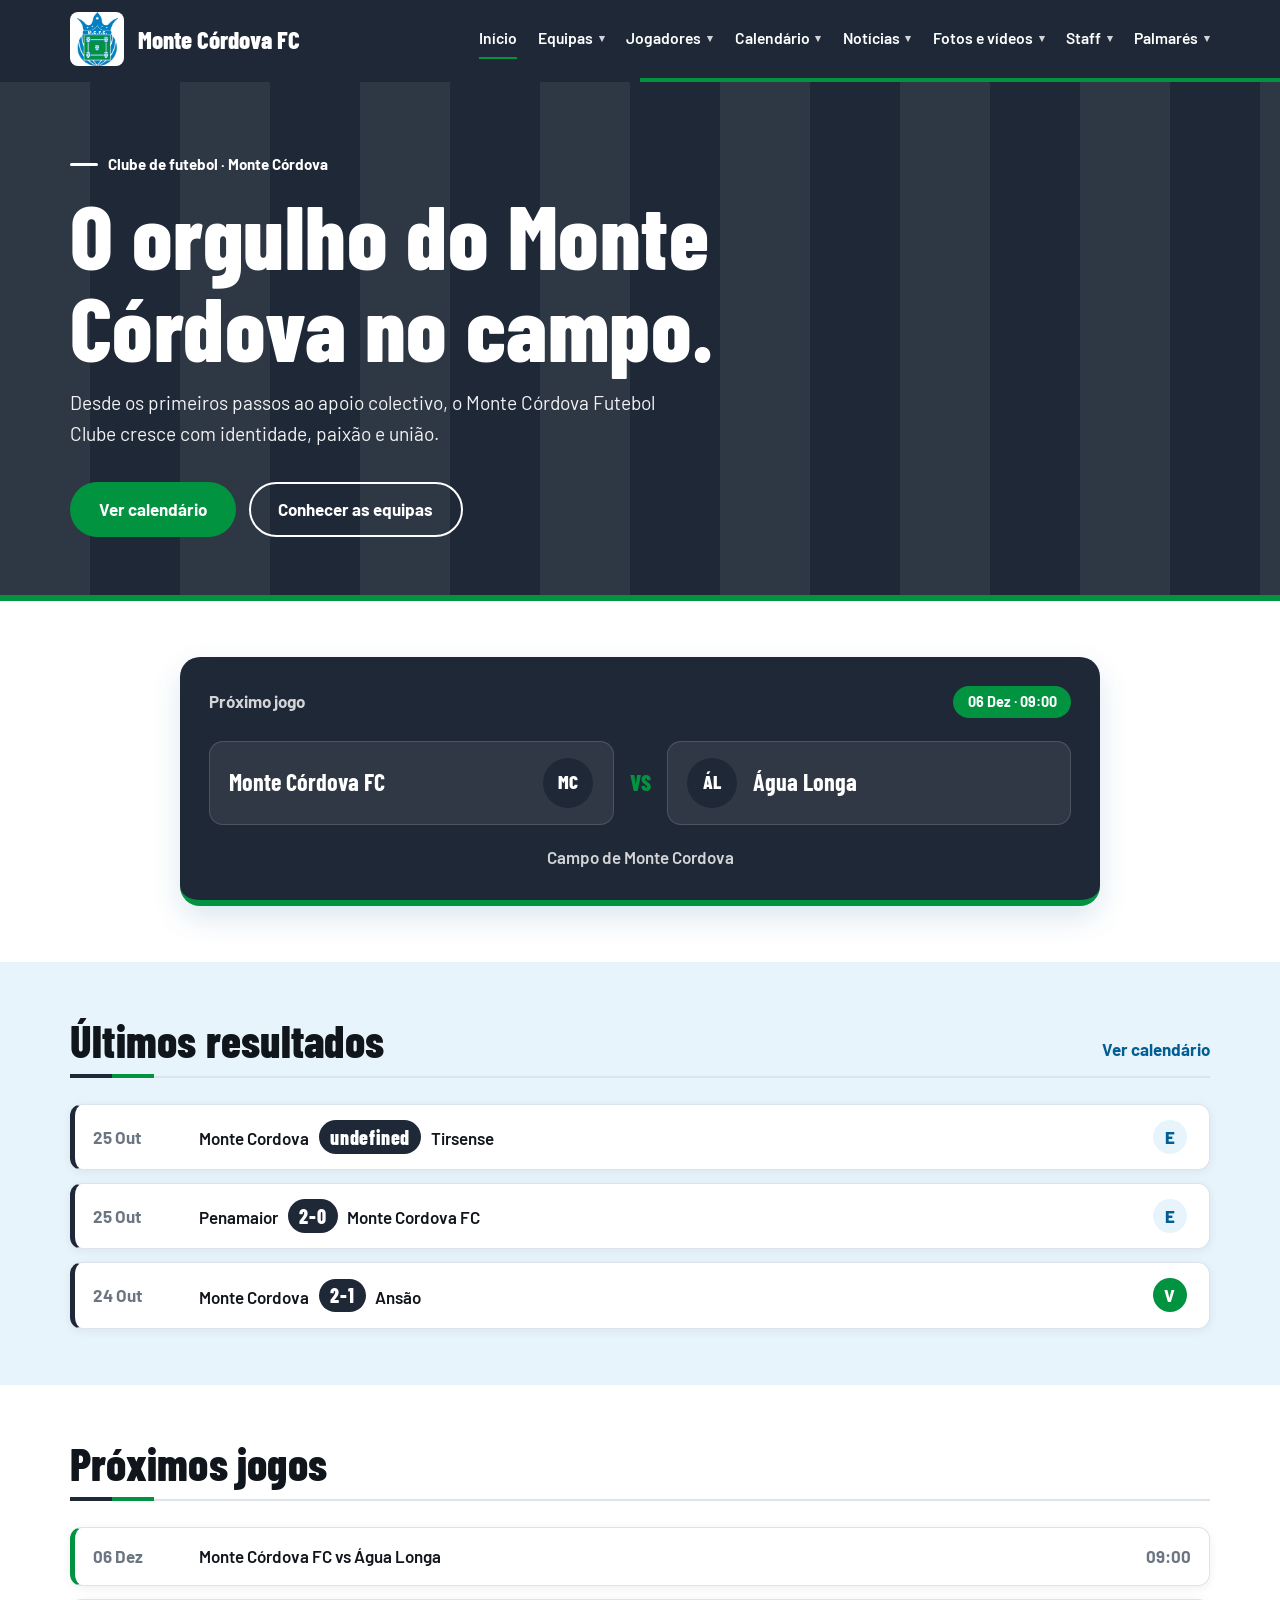
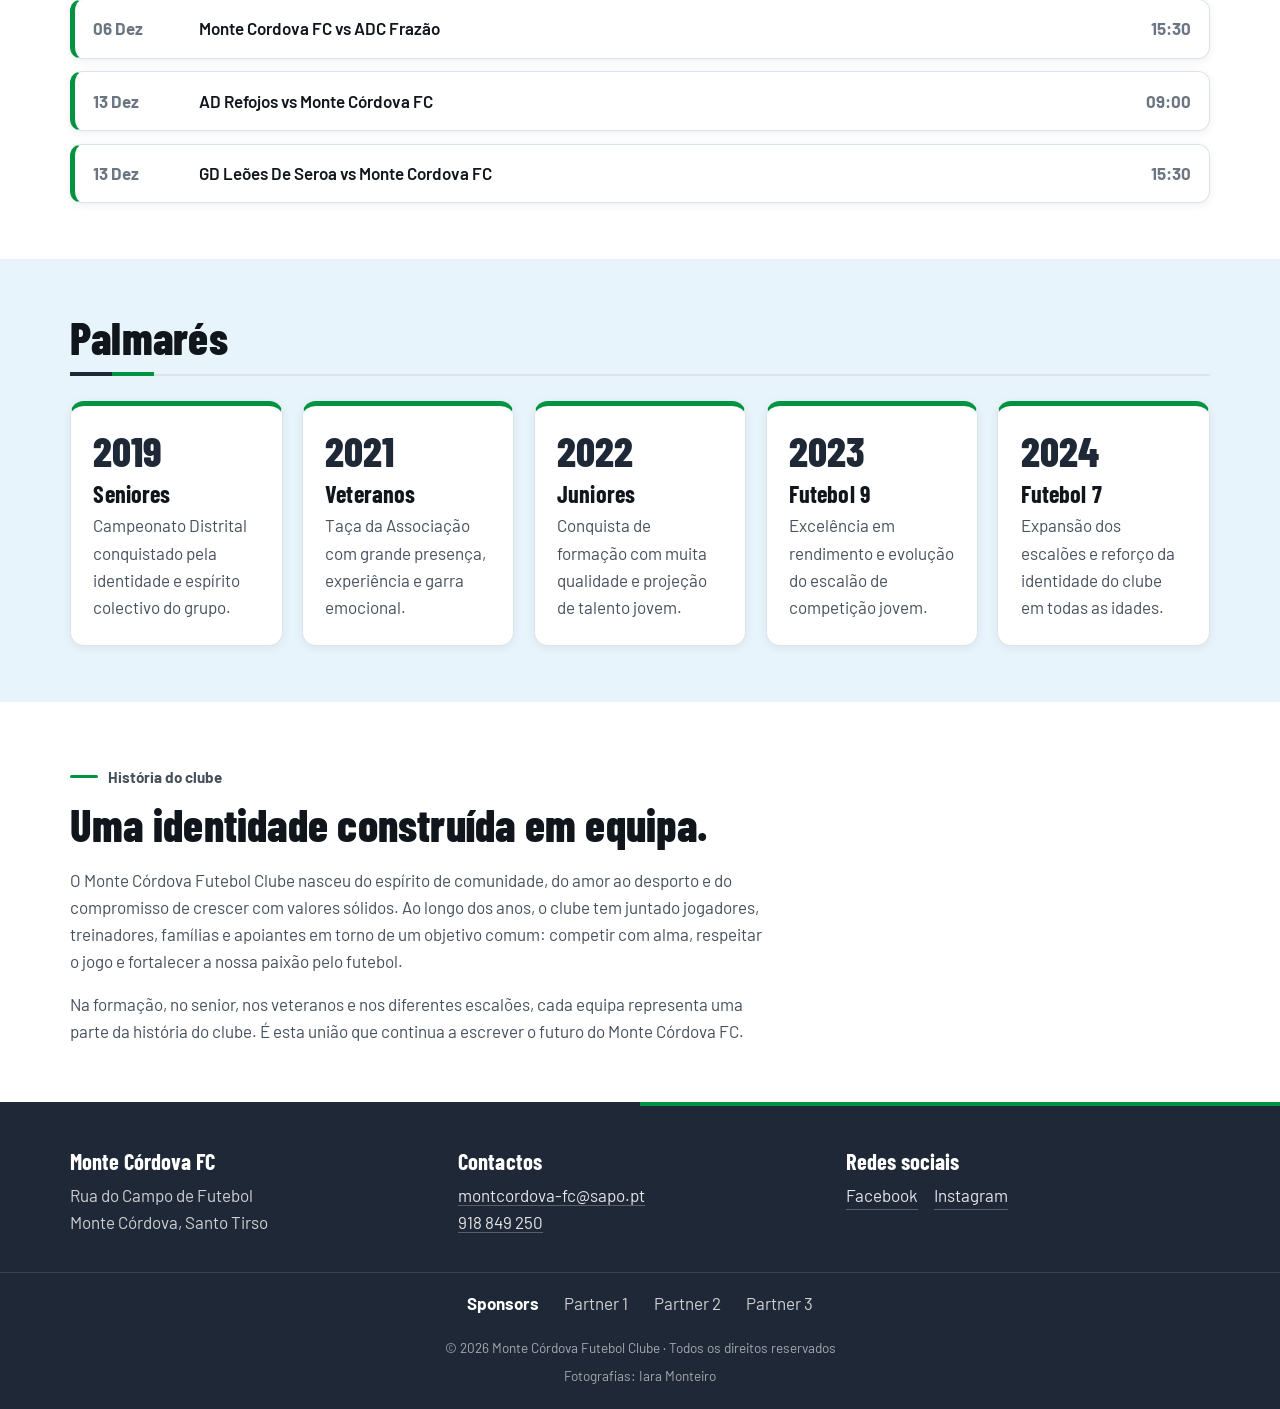
<file: index.html>
<!DOCTYPE html>
<html lang="pt">
<head>
  <meta charset="UTF-8">
  <meta name="viewport" content="width=device-width, initial-scale=1.0">
  <title>Monte Córdova FC</title>
  <link rel="stylesheet" href="style.css">
</head>
<body>
  <header class="header">
    <div class="header__interieur conteneur">
      <a class="logo" href="index.html" aria-label="Página inicial do Monte Córdova FC">
        <span class="logo__ecusson" aria-hidden="true"></span>
        <span class="logo__text">Monte Córdova FC</span>
      </a>

      <button class="burger" aria-expanded="false" aria-controls="menu">Menu</button>

      <nav class="nav" id="menu" aria-label="Navegação principal">
        <a href="index.html" aria-current="page">Início</a>
        <div class="nav__dropdown">
          <button class="nav__button" type="button">Equipas <span>▾</span></button>
          <div class="dropdown-menu">
            <div class="dropdown-group">
              <span class="dropdown-group__title">Futebol 11</span>
              <a href="equipas.html#seniores">Seniores</a>
              <a href="equipas.html#veteranos">Veteranos</a>
              <a href="equipas.html#juniores">Jun A · S19</a>
              <a href="equipas.html#juniores">Jun B · S17</a>
              <a href="equipas.html#juniores">Jun C · S15</a>
              <a href="equipas.html#juniores">Jun D · S13</a>
              <a href="equipas.html#juniores">Jun E · S12</a>
            </div>
            <div class="dropdown-group">
              <span class="dropdown-group__title">Futebol 9</span>
              <a href="equipas.html#futebol-9">Jun D · S13</a>
            </div>
            <div class="dropdown-group">
              <span class="dropdown-group__title">Futebol 7</span>
              <a href="equipas.html#futebol-7">Jun D · S13</a>
              <a href="equipas.html#futebol-7">Jun D · S12</a>
              <a href="equipas.html#futebol-7">Jun E · S10</a>
              <a href="equipas.html#futebol-7">Jun E · S11</a>
              <a href="equipas.html#futebol-7">Jun F · S9</a>
            </div>
          </div>
        </div>
        <div class="nav__dropdown">
          <button class="nav__button" type="button">Jogadores <span>▾</span></button>
          <div class="dropdown-menu">
            <div class="dropdown-group">
              <span class="dropdown-group__title">Futebol 11</span>
              <a href="jogadores.html#futebol-11-seniores">Seniores</a>
              <a href="jogadores.html#futebol-11-veteranos">Veteranos</a>
              <a href="jogadores.html#futebol-11-jun-a-s19">Jun A · S19</a>
              <a href="jogadores.html#futebol-11-jun-b-s17">Jun B · S17</a>
              <a href="jogadores.html#futebol-11-jun-c-s15">Jun C · S15</a>
              <a href="jogadores.html#futebol-11-jun-d-s13">Jun D · S13</a>
              <a href="jogadores.html#futebol-11-jun-e-s12">Jun E · S12</a>
            </div>
            <div class="dropdown-group">
              <span class="dropdown-group__title">Futebol 9</span>
              <a href="jogadores.html#futebol-9-jun-d-s13">Jun D · S13</a>
            </div>
            <div class="dropdown-group">
              <span class="dropdown-group__title">Futebol 7</span>
              <a href="jogadores.html#futebol-7-jun-d-s13">Jun D · S13</a>
              <a href="jogadores.html#futebol-7-jun-d-s12">Jun D · S12</a>
              <a href="jogadores.html#futebol-7-jun-e-s10">Jun E · S10</a>
              <a href="jogadores.html#futebol-7-jun-e-s11">Jun E · S11</a>
              <a href="jogadores.html#futebol-7-jun-f-s9">Jun F · S9</a>
            </div>
          </div>
        </div>
        <div class="nav__dropdown">
          <button class="nav__button" type="button">Calendário <span>▾</span></button>
          <div class="dropdown-menu">
            <div class="dropdown-group">
              <span class="dropdown-group__title">Futebol 11</span>
              <a href="calendario.html#seniores">Seniores</a>
              <a href="calendario.html#veteranos">Veteranos</a>
              <a href="calendario.html#juniores">Jun A · S19</a>
              <a href="calendario.html#juniores">Jun B · S17</a>
              <a href="calendario.html#juniores">Jun C · S15</a>
              <a href="calendario.html#juniores">Jun D · S13</a>
              <a href="calendario.html#juniores">Jun E · S12</a>
            </div>
            <div class="dropdown-group">
              <span class="dropdown-group__title">Futebol 9</span>
              <a href="calendario.html#futebol-9">Jun D · S13</a>
            </div>
            <div class="dropdown-group">
              <span class="dropdown-group__title">Futebol 7</span>
              <a href="calendario.html#futebol-7">Jun D · S13</a>
              <a href="calendario.html#futebol-7">Jun D · S12</a>
              <a href="calendario.html#futebol-7">Jun E · S10</a>
              <a href="calendario.html#futebol-7">Jun E · S11</a>
              <a href="calendario.html#futebol-7">Jun F · S9</a>
            </div>
          </div>
        </div>
        <div class="nav__dropdown">
          <button class="nav__button" type="button">Notícias <span>▾</span></button>
          <div class="dropdown-menu">
            <div class="dropdown-group">
              <span class="dropdown-group__title">Futebol 11</span>
              <a href="noticias.html#futebol-11-seniores">Seniores</a>
              <a href="noticias.html#futebol-11-veteranos">Veteranos</a>
              <a href="noticias.html#futebol-11-jun-a-s19">Jun A · S19</a>
              <a href="noticias.html#futebol-11-jun-b-s17">Jun B · S17</a>
              <a href="noticias.html#futebol-11-jun-c-s15">Jun C · S15</a>
              <a href="noticias.html#futebol-11-jun-d-s13">Jun D · S13</a>
              <a href="noticias.html#futebol-11-jun-e-s12">Jun E · S12</a>
            </div>
            <div class="dropdown-group">
              <span class="dropdown-group__title">Futebol 9</span>
              <a href="noticias.html#futebol-9-jun-d-s13">Jun D · S13</a>
            </div>
            <div class="dropdown-group">
              <span class="dropdown-group__title">Futebol 7</span>
              <a href="noticias.html#futebol-7-jun-d-s13">Jun D · S13</a>
              <a href="noticias.html#futebol-7-jun-d-s12">Jun D · S12</a>
              <a href="noticias.html#futebol-7-jun-e-s10">Jun E · S10</a>
              <a href="noticias.html#futebol-7-jun-e-s11">Jun E · S11</a>
              <a href="noticias.html#futebol-7-jun-f-s9">Jun F · S9</a>
            </div>
          </div>
        </div>
        <div class="nav__dropdown">
          <button class="nav__button" type="button">Fotos e vídeos <span>▾</span></button>
          <div class="dropdown-menu">
            <div class="dropdown-group">
              <span class="dropdown-group__title">Futebol 11</span>
              <a href="media.html#futebol-11-seniores">Seniores</a>
              <a href="media.html#futebol-11-veteranos">Veteranos</a>
              <a href="media.html#futebol-11-jun-a-s19">Jun A · S19</a>
              <a href="media.html#futebol-11-jun-b-s17">Jun B · S17</a>
              <a href="media.html#futebol-11-jun-c-s15">Jun C · S15</a>
              <a href="media.html#futebol-11-jun-d-s13">Jun D · S13</a>
              <a href="media.html#futebol-11-jun-e-s12">Jun E · S12</a>
            </div>
            <div class="dropdown-group">
              <span class="dropdown-group__title">Futebol 9</span>
              <a href="media.html#futebol-9-jun-d-s13">Jun D · S13</a>
            </div>
            <div class="dropdown-group">
              <span class="dropdown-group__title">Futebol 7</span>
              <a href="media.html#futebol-7-jun-d-s13">Jun D · S13</a>
              <a href="media.html#futebol-7-jun-d-s12">Jun D · S12</a>
              <a href="media.html#futebol-7-jun-e-s10">Jun E · S10</a>
              <a href="media.html#futebol-7-jun-e-s11">Jun E · S11</a>
              <a href="media.html#futebol-7-jun-f-s9">Jun F · S9</a>
            </div>
          </div>
        </div>
        <div class="nav__dropdown">
          <button class="nav__button" type="button">Staff <span>▾</span></button>
          <div class="dropdown-menu">
            <div class="dropdown-group">
              <span class="dropdown-group__title">Futebol 11</span>
              <a href="staffs.html#seniores">Seniores</a>
              <a href="staffs.html#veteranos">Veteranos</a>
              <a href="staffs.html#juniores">Jun A · S19</a>
              <a href="staffs.html#juniores">Jun B · S17</a>
              <a href="staffs.html#juniores">Jun C · S15</a>
              <a href="staffs.html#juniores">Jun D · S13</a>
              <a href="staffs.html#juniores">Jun E · S12</a>
            </div>
            <div class="dropdown-group">
              <span class="dropdown-group__title">Futebol 9</span>
              <a href="staffs.html#futebol-9">Jun D · S13</a>
            </div>
            <div class="dropdown-group">
              <span class="dropdown-group__title">Futebol 7</span>
              <a href="staffs.html#futebol-7">Jun D · S13</a>
              <a href="staffs.html#futebol-7">Jun D · S12</a>
              <a href="staffs.html#futebol-7">Jun E · S10</a>
              <a href="staffs.html#futebol-7">Jun E · S11</a>
              <a href="staffs.html#futebol-7">Jun F · S9</a>
            </div>
          </div>
        </div>
        <div class="nav__dropdown">
          <button class="nav__button" type="button">Palmarés <span>▾</span></button>
          <div class="dropdown-menu">
            <div class="dropdown-group">
              <span class="dropdown-group__title">Futebol 11</span>
              <a href="index.html#palmares">Palmarés</a>
              <a href="index.html#seniores">Seniores</a>
              <a href="index.html#veteranos">Veteranos</a>
              <a href="index.html#juniores">Jun A · S19</a>
              <a href="index.html#juniores">Jun B · S17</a>
              <a href="index.html#juniores">Jun C · S15</a>
              <a href="index.html#juniores">Jun D · S13</a>
              <a href="index.html#juniores">Jun E · S12</a>
            </div>
            <div class="dropdown-group">
              <span class="dropdown-group__title">Futebol 9</span>
              <a href="index.html#futebol-9">Jun D · S13</a>
            </div>
            <div class="dropdown-group">
              <span class="dropdown-group__title">Futebol 7</span>
              <a href="index.html#futebol-7">Jun D · S13</a>
              <a href="index.html#futebol-7">Jun D · S12</a>
              <a href="index.html#futebol-7">Jun E · S10</a>
              <a href="index.html#futebol-7">Jun E · S11</a>
              <a href="index.html#futebol-7">Jun F · S9</a>
            </div>
          </div>
        </div>
      </nav>
    </div>
  </header>

  <main>
    <section class="hero">
      <div class="conteneur hero__layout">
        <div class="hero__content">
          <p class="eyebrow">Clube de futebol · Monte Córdova</p>
          <h1>O orgulho do Monte Córdova no campo.</h1>
          <p class="hero__lead">Desde os primeiros passos ao apoio colectivo, o Monte Córdova Futebol Clube cresce com identidade, paixão e união.</p>
          <div class="hero__boutons">
            <a class="bouton bouton--plein" href="calendario.html">Ver calendário</a>
            <a class="bouton bouton--vide" href="equipas.html">Conhecer as equipas</a>
          </div>
        </div>
      </div>
    </section>

    <section class="section-box">
      <div class="conteneur">
        <div class="match-card match-card--highlight" id="homeNextMatch">
          <div class="match-card__head">
            <span>Próximo jogo</span>
            <span class="tag" id="nextMatchDate">Sábado · 18h00</span>
          </div>
          <div class="match-card__teams">
            <div class="team-box">
              <span class="team-box__name" id="nextHomeTeam">Monte Córdova FC</span>
              <span class="team-box__badge" id="nextHomeBadge">MC</span>
            </div>
            <div class="match-card__versus">VS</div>
            <div class="team-box team-box--away">
              <span class="team-box__badge" id="nextAwayBadge">AB</span>
              <span class="team-box__name" id="nextAwayTeam">AB Refojos</span>
            </div>
          </div>
          <p class="match-card__local" id="nextMatchVenue">Campo do Monte Córdova</p>
        </div>
      </div>
    </section>

    <section class="section-box">
      <div class="conteneur">
        <div class="section-heading">
          <h2>Últimos resultados</h2>
          <a href="calendario.html">Ver calendário</a>
        </div>
        <ul class="results-list" id="latestResults"></ul>
      </div>
    </section>

    <section class="section-box">
      <div class="conteneur">
        <div class="section-heading">
          <h2>Próximos jogos</h2>
        </div>
        <div class="fixture-list" id="upcomingFixtures"></div>
      </div>
    </section>

    <section class="section-box" id="palmares">
      <div class="conteneur">
        <div class="section-heading">
          <h2>Palmarés</h2>
        </div>
        <div class="palmares-grid">
          <div class="palmares-card" id="seniores">
            <span class="palmares-card__number">2019</span>
            <h3>Seniores</h3>
            <p>Campeonato Distrital conquistado pela identidade e espírito colectivo do grupo.</p>
          </div>
          <div class="palmares-card" id="veteranos">
            <span class="palmares-card__number">2021</span>
            <h3>Veteranos</h3>
            <p>Taça da Associação com grande presença, experiência e garra emocional.</p>
          </div>
          <div class="palmares-card" id="juniores">
            <span class="palmares-card__number">2022</span>
            <h3>Juniores</h3>
            <p>Conquista de formação com muita qualidade e projeção de talento jovem.</p>
          </div>
          <div class="palmares-card" id="futebol-9">
            <span class="palmares-card__number">2023</span>
            <h3>Futebol 9</h3>
            <p>Excelência em rendimento e evolução do escalão de competição jovem.</p>
          </div>
          <div class="palmares-card" id="futebol-7">
            <span class="palmares-card__number">2024</span>
            <h3>Futebol 7</h3>
            <p>Expansão dos escalões e reforço da identidade do clube em todas as idades.</p>
          </div>
        </div>
      </div>
    </section>

    <section class="section-box section-box--history">
      <div class="conteneur history-grid">
        <div class="history-grid__text">
          <p class="eyebrow">História do clube</p>
          <h2>Uma identidade construída em equipa.</h2>
          <p>O Monte Córdova Futebol Clube nasceu do espírito de comunidade, do amor ao desporto e do compromisso de crescer com valores sólidos. Ao longo dos anos, o clube tem juntado jogadores, treinadores, famílias e apoiantes em torno de um objetivo comum: competir com alma, respeitar o jogo e fortalecer a nossa paixão pelo futebol.</p>
          <p>Na formação, no senior, nos veteranos e nos diferentes escalões, cada equipa representa uma parte da história do clube. É esta união que continua a escrever o futuro do Monte Córdova FC.</p>
        </div>
      </div>
    </section>
  </main>

  <footer class="footer">
    <div class="conteneur footer__grid">
      <div>
        <h3>Monte Córdova FC</h3>
        <p>Rua do Campo de Futebol<br>Monte Córdova, Santo Tirso</p>
      </div>

      <div>
        <h3>Contactos</h3>
        <p><a href="mailto:montcordova-fc@sapo.pt">montcordova-fc@sapo.pt</a><br><a href="tel:+351918849250">918 849 250</a></p>
      </div>

      <div>
        <h3>Redes sociais</h3>
        <div class="socials">
          <a href="https://www.facebook.com/MonteCordovaFC/" target="_blank" rel="noopener noreferrer" aria-label="Facebook do Monte Córdova FC">Facebook</a>
          <a href="https://www.instagram.com/montecordovafutebolclube/" target="_blank" rel="noopener noreferrer" aria-label="Instagram do Monte Córdova FC">Instagram</a>
        </div>
      </div>
    </div>

    <div class="footer__sponsors" aria-label="Patrocínios">
      <strong>Sponsors</strong>
      <span>Partner 1</span>
      <span>Partner 2</span>
      <span>Partner 3</span>
    </div>
    <p class="footer__bas">© 2026 Monte Córdova Futebol Clube · Todos os direitos reservados</p>
    <p class="footer__credito">Fotografias: Iara Monteiro</p>
  </div>
</footer>

<script src="match-data.js"></script>
<script>
  const burger = document.querySelector('.burger');
  const menu = document.getElementById('menu');
  const dropdowns = document.querySelectorAll('.nav__dropdown');

  if (burger && menu) {
    burger.addEventListener('click', () => {
      const ouvert = menu.classList.toggle('ouvert');
      burger.setAttribute('aria-expanded', ouvert);
    });
  }

  dropdowns.forEach((dropdown) => {
    const dropdownButton = dropdown.querySelector('.nav__button');

    if (!dropdownButton) return;

    dropdownButton.addEventListener('click', (event) => {
      event.preventDefault();
      event.stopPropagation();

      const shouldOpen = !dropdown.classList.contains('is-open');

      dropdowns.forEach((otherDropdown) => {
        if (otherDropdown !== dropdown) {
          otherDropdown.classList.remove('is-open');
          const otherButton = otherDropdown.querySelector('.nav__button');
          if (otherButton) {
            otherButton.setAttribute('aria-expanded', 'false');
          }
        }
      });

      dropdown.classList.toggle('is-open', shouldOpen);
      dropdownButton.setAttribute('aria-expanded', String(shouldOpen));
    });
  });

  document.addEventListener('click', (event) => {
    dropdowns.forEach((dropdown) => {
      const button = dropdown.querySelector('.nav__button');
      const clickedInsideDropdown = dropdown.contains(event.target);
      const clickedButton = button && (event.target === button || button.contains(event.target));

      if (!clickedInsideDropdown || clickedButton) {
        return;
      }

      dropdown.classList.remove('is-open');
      if (button) {
        button.setAttribute('aria-expanded', 'false');
      }
    });
  });

  const mediaButtons = document.querySelectorAll('.media-filter__button');
  const mediaCards = document.querySelectorAll('.media-card');

  mediaButtons.forEach((button) => {
    button.addEventListener('click', () => {
      const filter = button.dataset.filter;

      mediaButtons.forEach((item) => item.classList.toggle('is-active', item === button));

      mediaCards.forEach((card) => {
        const match = filter === 'all' || card.dataset.type === filter;
        card.classList.toggle('is-hidden', !match);
      });
    });
  });

  const matchData = window.MONTE_CORDOVA_DATA;
  const monthNames = ['Jan', 'Fev', 'Mar', 'Abr', 'Mai', 'Jun', 'Jul', 'Ago', 'Set', 'Out', 'Nov', 'Dez'];

  function createLocalDate(dateISO, time = '00:00') {
    const [year, month, day] = dateISO.split('-').map(Number);
    const [hours, minutes] = time.split(':').map(Number);
    return new Date(year, month - 1, day, hours, minutes);
  }

  function formatShortDate(dateISO) {
    const [year, month, day] = dateISO.split('-').map(Number);
    return `${String(day).padStart(2, '0')} ${monthNames[month - 1]}`;
  }

  function getTeamBadge(teamName) {
    if (teamName.toLowerCase().includes('monte cordova')) return 'MC';
    return teamName.trim().split(/\s+/).slice(0, 2).map((word) => word[0]).join('').toUpperCase();
  }

  const now = new Date();
  const resultDates = new Set(matchData.results.map((result) => result.dateISO));
  const upcomingMatches = matchData.matches
    .filter((match) => createLocalDate(match.dateISO, match.time || '23:59') >= now && !resultDates.has(match.dateISO))
    .sort((first, second) => createLocalDate(first.dateISO, first.time || '23:59') - createLocalDate(second.dateISO, second.time || '23:59'));

  const nextMatch = upcomingMatches[0];
  if (nextMatch) {
    document.getElementById('nextMatchDate').textContent = `${formatShortDate(nextMatch.dateISO)} · ${nextMatch.time || 'Hora a confirmar'}`;
    document.getElementById('nextHomeTeam').textContent = nextMatch.casa;
    document.getElementById('nextHomeBadge').textContent = getTeamBadge(nextMatch.casa);
    document.getElementById('nextAwayTeam').textContent = nextMatch.fora || 'Adversário por confirmar';
    document.getElementById('nextAwayBadge').textContent = nextMatch.fora ? getTeamBadge(nextMatch.fora) : '?';
    document.getElementById('nextMatchVenue').textContent = nextMatch.local;
  } else {
    document.getElementById('homeNextMatch').hidden = true;
  }

  document.getElementById('upcomingFixtures').innerHTML = upcomingMatches.slice(0, 4).map((match) => `
    <div class="fixture-item">
      <span class="fixture-item__date">${formatShortDate(match.dateISO)}</span>
      <span class="fixture-item__match">${match.casa} vs ${match.fora || 'Adversário por confirmar'}</span>
      <span class="fixture-item__time">${match.time || 'A confirmar'}</span>
    </div>
  `).join('');

  document.getElementById('latestResults').innerHTML = matchData.results
    .filter((result) => createLocalDate(result.dateISO) <= now)
    .sort((first, second) => second.dateISO.localeCompare(first.dateISO))
    .slice(0, 3)
    .map((result) => `
      <li>
        <span class="date">${formatShortDate(result.dateISO)}</span>
        <span class="versus">${result.home} <strong class="score">${result.score}</strong> ${result.away}</span>
        <span class="result ${result.outcome === 'V' ? 'result--win' : ''}">${result.outcome}</span>
      </li>
    `).join('');
</script>
</body>
</html>
</file>
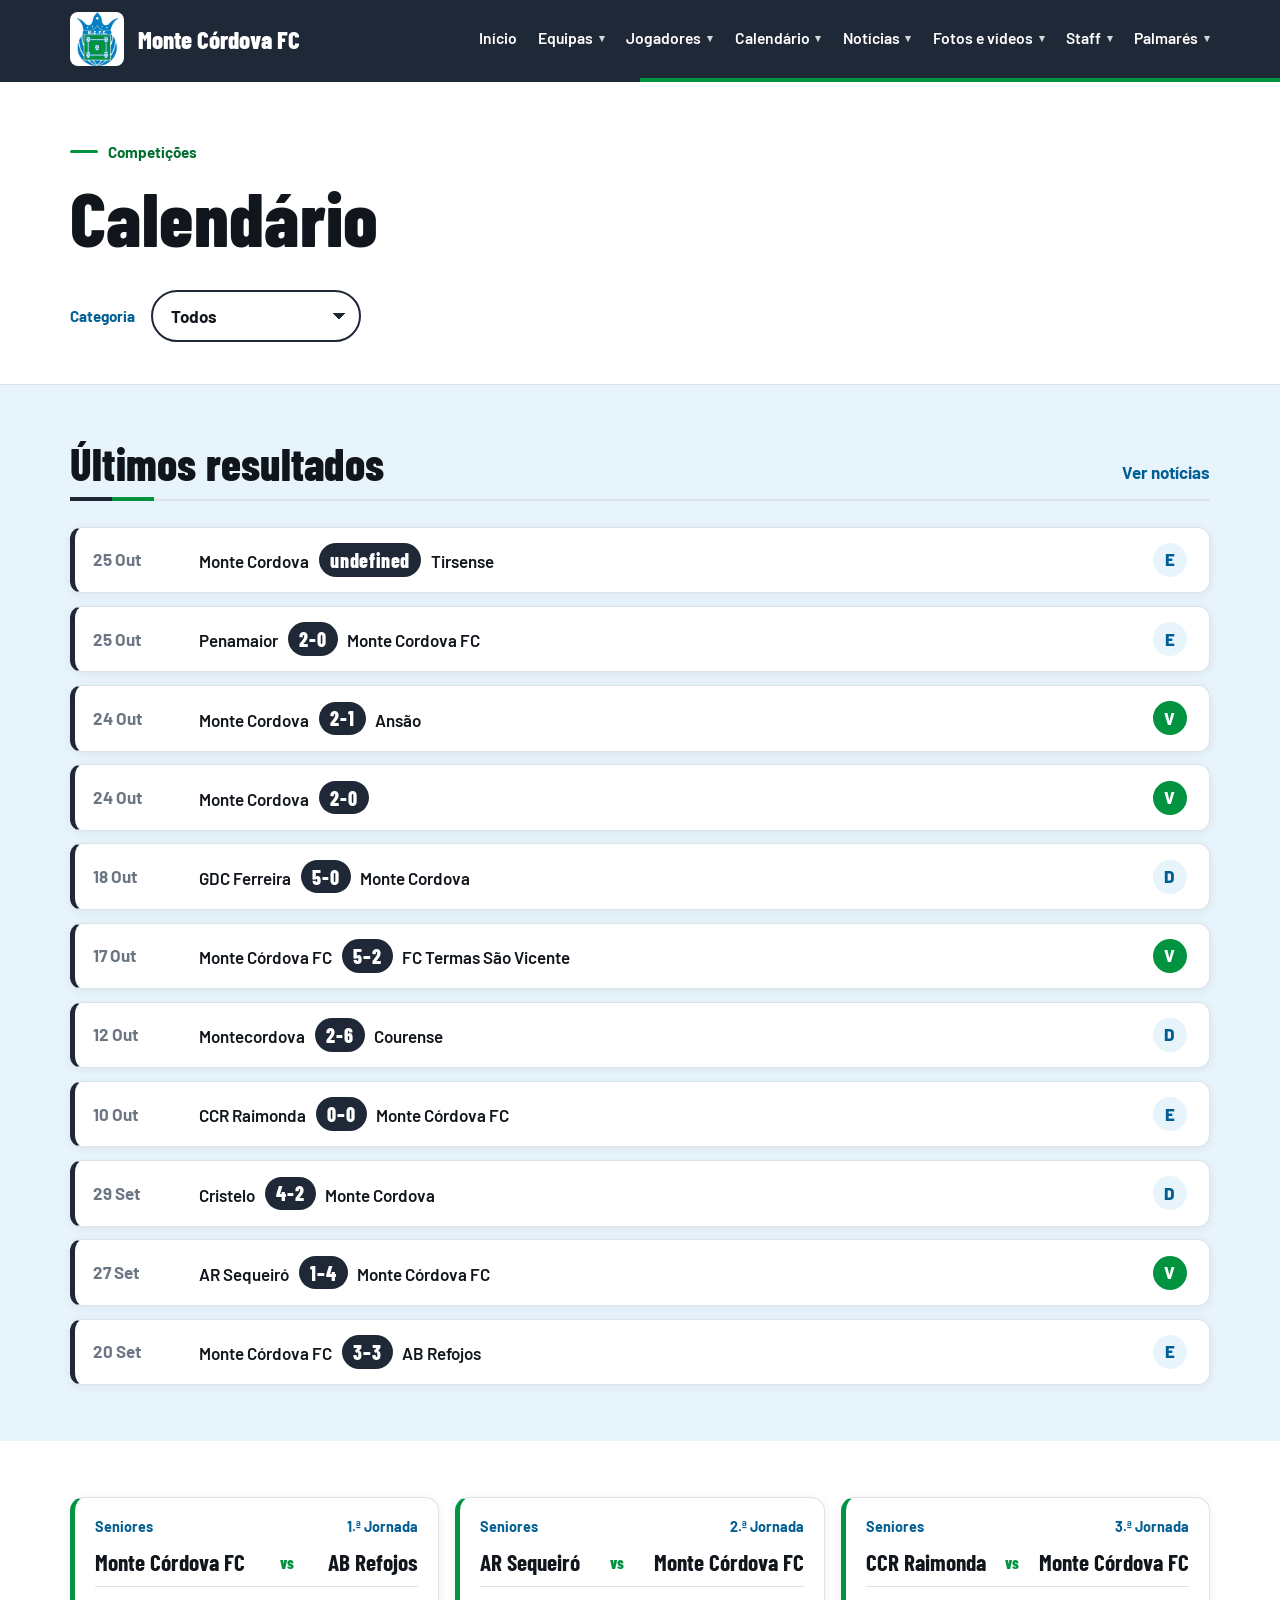
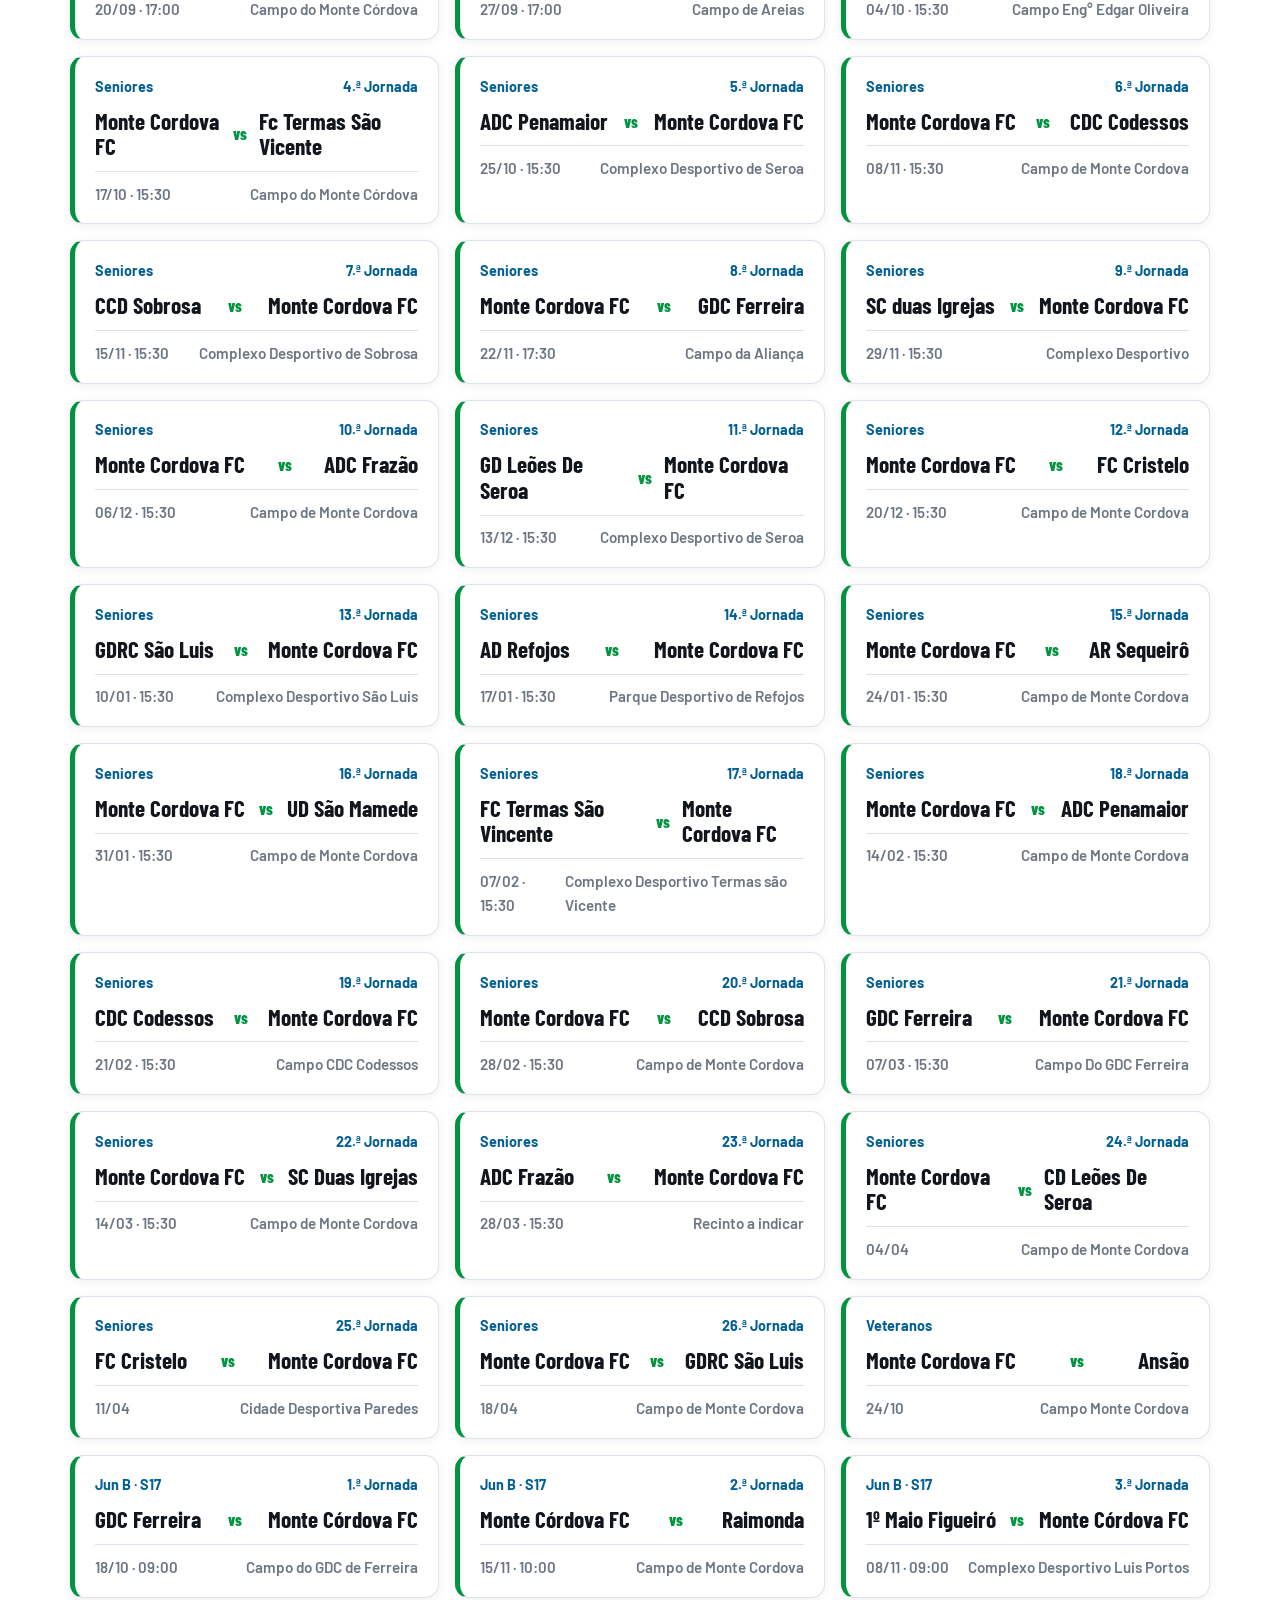
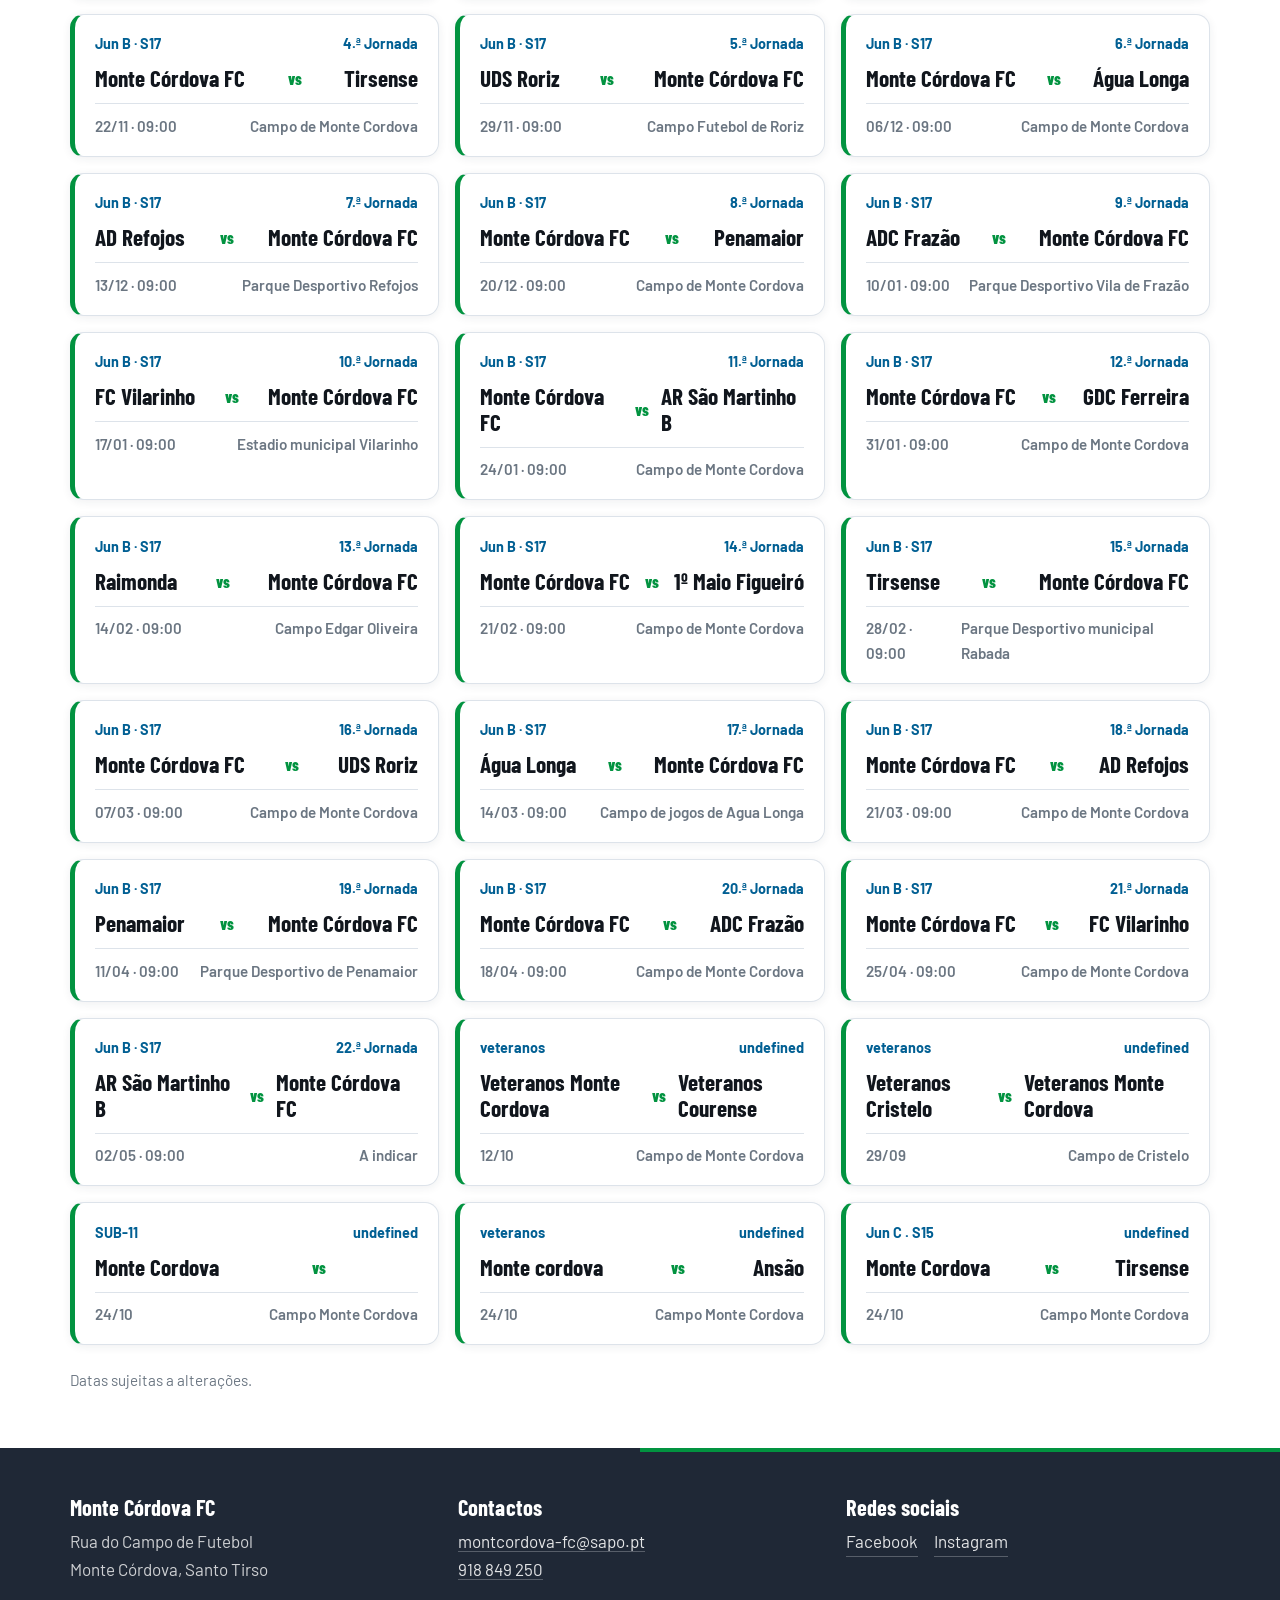
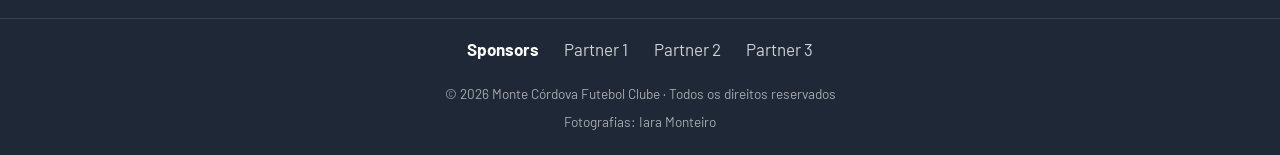
<file: calendario.html>
<!DOCTYPE html>
<html lang="pt">
<head>
  <meta charset="UTF-8">
  <meta name="viewport" content="width=device-width, initial-scale=1.0">
  <title>Calendário – Monte Córdova FC</title>
  <link rel="stylesheet" href="style.css">
</head>
<body>
  <header class="header">
    <div class="header__interieur conteneur">
      <a class="logo" href="index.html" aria-label="Página inicial do Monte Córdova FC">
        <span class="logo__ecusson" aria-hidden="true"></span>
        <span class="logo__text">Monte Córdova FC</span>
      </a>

      <button class="burger" aria-expanded="false" aria-controls="menu">Menu</button>

      <nav class="nav" id="menu" aria-label="Navegação principal">
        <a href="index.html">Início</a>
        <div class="nav__dropdown">
          <button class="nav__button" type="button">Equipas <span>▾</span></button>
          <div class="dropdown-menu">
            <div class="dropdown-group">
              <span class="dropdown-group__title">Futebol 11</span>
              <a href="equipas.html#seniores">Seniores</a>
              <a href="equipas.html#veteranos">Veteranos</a>
              <a href="equipas.html#juniores">Jun A · S19</a>
              <a href="equipas.html#juniores">Jun B · S17</a>
              <a href="equipas.html#juniores">Jun C · S15</a>
              <a href="equipas.html#juniores">Jun D · S13</a>
              <a href="equipas.html#juniores">Jun E · S12</a>
            </div>
            <div class="dropdown-group">
              <span class="dropdown-group__title">Futebol 9</span>
              <a href="equipas.html#futebol-9">Jun D · S13</a>
            </div>
            <div class="dropdown-group">
              <span class="dropdown-group__title">Futebol 7</span>
              <a href="equipas.html#futebol-7">Jun D · S13</a>
              <a href="equipas.html#futebol-7">Jun D · S12</a>
              <a href="equipas.html#futebol-7">Jun E · S10</a>
              <a href="equipas.html#futebol-7">Jun E · S11</a>
              <a href="equipas.html#futebol-7">Jun F · S9</a>
            </div>
          </div>
        </div>
        <div class="nav__dropdown">
          <button class="nav__button" type="button">Jogadores <span>▾</span></button>
          <div class="dropdown-menu">
            <div class="dropdown-group">
              <span class="dropdown-group__title">Futebol 11</span>
              <a href="jogadores.html#futebol-11-seniores">Seniores</a>
              <a href="jogadores.html#futebol-11-veteranos">Veteranos</a>
              <a href="jogadores.html#futebol-11-jun-a-s19">Jun A · S19</a>
              <a href="jogadores.html#futebol-11-jun-b-s17">Jun B · S17</a>
              <a href="jogadores.html#futebol-11-jun-c-s15">Jun C · S15</a>
              <a href="jogadores.html#futebol-11-jun-d-s13">Jun D · S13</a>
              <a href="jogadores.html#futebol-11-jun-e-s12">Jun E · S12</a>
            </div>
            <div class="dropdown-group">
              <span class="dropdown-group__title">Futebol 9</span>
              <a href="jogadores.html#futebol-9-jun-d-s13">Jun D · S13</a>
            </div>
            <div class="dropdown-group">
              <span class="dropdown-group__title">Futebol 7</span>
              <a href="jogadores.html#futebol-7-jun-d-s13">Jun D · S13</a>
              <a href="jogadores.html#futebol-7-jun-d-s12">Jun D · S12</a>
              <a href="jogadores.html#futebol-7-jun-e-s10">Jun E · S10</a>
              <a href="jogadores.html#futebol-7-jun-e-s11">Jun E · S11</a>
              <a href="jogadores.html#futebol-7-jun-f-s9">Jun F · S9</a>
            </div>
          </div>
        </div>
        <div class="nav__dropdown">
          <button class="nav__button" type="button">Calendário <span>▾</span></button>
          <div class="dropdown-menu">
            <div class="dropdown-group">
              <span class="dropdown-group__title">Futebol 11</span>
              <a href="#seniores">Seniores</a>
              <a href="#veteranos">Veteranos</a>
              <a href="#juniores">Jun A · S19</a>
              <a href="#juniores">Jun B · S17</a>
              <a href="#juniores">Jun C · S15</a>
              <a href="#juniores">Jun D · S13</a>
              <a href="#juniores">Jun E · S12</a>
            </div>
            <div class="dropdown-group">
              <span class="dropdown-group__title">Futebol 9</span>
              <a href="#futebol-9">Jun D · S13</a>
            </div>
            <div class="dropdown-group">
              <span class="dropdown-group__title">Futebol 7</span>
              <a href="#futebol-7">Jun D · S13</a>
              <a href="#futebol-7">Jun D · S12</a>
              <a href="#futebol-7">Jun E · S10</a>
              <a href="#futebol-7">Jun E · S11</a>
              <a href="#futebol-7">Jun F · S9</a>
            </div>
          </div>
        </div>
        <div class="nav__dropdown">
          <button class="nav__button" type="button">Notícias <span>▾</span></button>
          <div class="dropdown-menu">
            <div class="dropdown-group">
              <span class="dropdown-group__title">Futebol 11</span>
              <a href="noticias.html#futebol-11-seniores">Seniores</a>
              <a href="noticias.html#futebol-11-veteranos">Veteranos</a>
              <a href="noticias.html#futebol-11-jun-a-s19">Jun A · S19</a>
              <a href="noticias.html#futebol-11-jun-b-s17">Jun B · S17</a>
              <a href="noticias.html#futebol-11-jun-c-s15">Jun C · S15</a>
              <a href="noticias.html#futebol-11-jun-d-s13">Jun D · S13</a>
              <a href="noticias.html#futebol-11-jun-e-s12">Jun E · S12</a>
            </div>
            <div class="dropdown-group">
              <span class="dropdown-group__title">Futebol 9</span>
              <a href="noticias.html#futebol-9-jun-d-s13">Jun D · S13</a>
            </div>
            <div class="dropdown-group">
              <span class="dropdown-group__title">Futebol 7</span>
              <a href="noticias.html#futebol-7-jun-d-s13">Jun D · S13</a>
              <a href="noticias.html#futebol-7-jun-d-s12">Jun D · S12</a>
              <a href="noticias.html#futebol-7-jun-e-s10">Jun E · S10</a>
              <a href="noticias.html#futebol-7-jun-e-s11">Jun E · S11</a>
              <a href="noticias.html#futebol-7-jun-f-s9">Jun F · S9</a>
            </div>
          </div>
        </div>
        <div class="nav__dropdown">
          <button class="nav__button" type="button">Fotos e vídeos <span>▾</span></button>
          <div class="dropdown-menu">
            <div class="dropdown-group">
              <span class="dropdown-group__title">Futebol 11</span>
              <a href="media.html#futebol-11-seniores">Seniores</a>
              <a href="media.html#futebol-11-veteranos">Veteranos</a>
              <a href="media.html#futebol-11-jun-a-s19">Jun A · S19</a>
              <a href="media.html#futebol-11-jun-b-s17">Jun B · S17</a>
              <a href="media.html#futebol-11-jun-c-s15">Jun C · S15</a>
              <a href="media.html#futebol-11-jun-d-s13">Jun D · S13</a>
              <a href="media.html#futebol-11-jun-e-s12">Jun E · S12</a>
            </div>
            <div class="dropdown-group">
              <span class="dropdown-group__title">Futebol 9</span>
              <a href="media.html#futebol-9-jun-d-s13">Jun D · S13</a>
            </div>
            <div class="dropdown-group">
              <span class="dropdown-group__title">Futebol 7</span>
              <a href="media.html#futebol-7-jun-d-s13">Jun D · S13</a>
              <a href="media.html#futebol-7-jun-d-s12">Jun D · S12</a>
              <a href="media.html#futebol-7-jun-e-s10">Jun E · S10</a>
              <a href="media.html#futebol-7-jun-e-s11">Jun E · S11</a>
              <a href="media.html#futebol-7-jun-f-s9">Jun F · S9</a>
            </div>
          </div>
        </div>
        <div class="nav__dropdown">
          <button class="nav__button" type="button">Staff <span>▾</span></button>
          <div class="dropdown-menu">
            <div class="dropdown-group">
              <span class="dropdown-group__title">Futebol 11</span>
              <a href="staffs.html#seniores">Seniores</a>
              <a href="staffs.html#veteranos">Veteranos</a>
              <a href="staffs.html#juniores">Jun A · S19</a>
              <a href="staffs.html#juniores">Jun B · S17</a>
              <a href="staffs.html#juniores">Jun C · S15</a>
              <a href="staffs.html#juniores">Jun D · S13</a>
              <a href="staffs.html#juniores">Jun E · S12</a>
            </div>
            <div class="dropdown-group">
              <span class="dropdown-group__title">Futebol 9</span>
              <a href="staffs.html#futebol-9">Jun D · S13</a>
            </div>
            <div class="dropdown-group">
              <span class="dropdown-group__title">Futebol 7</span>
              <a href="staffs.html#futebol-7">Jun D · S13</a>
              <a href="staffs.html#futebol-7">Jun D · S12</a>
              <a href="staffs.html#futebol-7">Jun E · S10</a>
              <a href="staffs.html#futebol-7">Jun E · S11</a>
              <a href="staffs.html#futebol-7">Jun F · S9</a>
            </div>
          </div>
        </div>
        <div class="nav__dropdown">
          <button class="nav__button" type="button">Palmarés <span>▾</span></button>
          <div class="dropdown-menu">
            <div class="dropdown-group">
              <span class="dropdown-group__title">Futebol 11</span>
              <a href="index.html#palmares">Palmarés</a>
              <a href="index.html#seniores">Seniores</a>
              <a href="index.html#veteranos">Veteranos</a>
              <a href="index.html#juniores">Jun A · S19</a>
              <a href="index.html#juniores">Jun B · S17</a>
              <a href="index.html#juniores">Jun C · S15</a>
              <a href="index.html#juniores">Jun D · S13</a>
              <a href="index.html#juniores">Jun E · S12</a>
            </div>
            <div class="dropdown-group">
              <span class="dropdown-group__title">Futebol 9</span>
              <a href="index.html#futebol-9">Jun D · S13</a>
            </div>
            <div class="dropdown-group">
              <span class="dropdown-group__title">Futebol 7</span>
              <a href="index.html#futebol-7">Jun D · S13</a>
              <a href="index.html#futebol-7">Jun D · S12</a>
              <a href="index.html#futebol-7">Jun E · S10</a>
              <a href="index.html#futebol-7">Jun E · S11</a>
              <a href="index.html#futebol-7">Jun F · S9</a>
            </div>
          </div>
        </div>
      </nav>
    </div>
  </header>

  <main>
    <div class="conteneur page-header">
      <p class="eyebrow">Competições</p>
      <h1>Calendário</h1>
      <div class="team-switcher">
        <label class="team-switcher__label" for="calendarCategory">Categoria</label>
        <select id="calendarCategory" class="team-switcher__select" aria-label="Escolher categoria">
          <option value="todos" selected>Todos</option>
          <option value="seniores">Seniores</option>
          <option value="veteranos">Veteranos</option>
          <option value="juniores">Juniores</option>
          <option value="futebol-9">Futebol 9</option>
          <option value="futebol-7">Futebol 7</option>
        </select>
      </div>
    </div>

    <section class="section-box" id="resultsSection">
      <div class="conteneur">
        <div class="section-heading">
          <h2>Últimos resultados</h2>
          <a href="noticias.html">Ver notícias</a>
        </div>
        <ul class="results-list" id="calendarResults"></ul>
      </div>
    </section>

    <section class="section-box">
      <div class="conteneur">
        <div id="jogos" class="calendar-grid"></div>
        <p class="note">Datas sujeitas a alterações.</p>
      </div>
    </section>
  </main>

  <footer class="footer">
    <div class="conteneur footer__grid">
      <div>
        <h3>Monte Córdova FC</h3>
        <p>Rua do Campo de Futebol<br>Monte Córdova, Santo Tirso</p>
      </div>

      <div>
        <h3>Contactos</h3>
        <p><a href="mailto:montcordova-fc@sapo.pt">montcordova-fc@sapo.pt</a><br><a href="tel:+351918849250">918 849 250</a></p>
      </div>

      <div>
        <h3>Redes sociais</h3>
        <div class="socials">
          <a href="https://www.facebook.com/MonteCordovaFC/" target="_blank" rel="noopener noreferrer" aria-label="Facebook do Monte Córdova FC">Facebook</a>
          <a href="https://www.instagram.com/montecordovafutebolclube/" target="_blank" rel="noopener noreferrer" aria-label="Instagram do Monte Córdova FC">Instagram</a>
        </div>
      </div>
    </div>

    <div class="footer__sponsors" aria-label="Patrocínios">
      <strong>Sponsors</strong>
      <span>Partner 1</span>
      <span>Partner 2</span>
      <span>Partner 3</span>
    </div>
    <p class="footer__bas">© 2026 Monte Córdova Futebol Clube · Todos os direitos reservados</p>
    <p class="footer__credito">Fotografias: Iara Monteiro</p>
</footer>

<script src="match-data.js"></script>
<script>
  const jogos = window.MONTE_CORDOVA_DATA.matches;

  const conteneur = document.getElementById('jogos');
  const select = document.getElementById('calendarCategory');
  const calendarResults = document.getElementById('calendarResults');
  const resultsSection = document.getElementById('resultsSection');
  const monthNames = ['Jan', 'Fev', 'Mar', 'Abr', 'Mai', 'Jun', 'Jul', 'Ago', 'Set', 'Out', 'Nov', 'Dez'];

  function formatResultDate(dateISO) {
    const [year, month, day] = dateISO.split('-').map(Number);
    return `${String(day).padStart(2, '0')} ${monthNames[month - 1]}`;
  }

  function resultDate(dateISO) {
    const [year, month, day] = dateISO.split('-').map(Number);
    return new Date(year, month - 1, day);
  }

  function renderResults(cat) {
    const lista = window.MONTE_CORDOVA_DATA.results
      .filter((result) => cat === 'todos' || result.cat === cat)
      .filter((result) => resultDate(result.dateISO) <= new Date())
      .sort((first, second) => second.dateISO.localeCompare(first.dateISO));

    // pas de résultats pour cette catégorie : on cache toute la section
    resultsSection.hidden = lista.length === 0;

    calendarResults.innerHTML = lista.map((result) => `
      <li>
        <span class="date">${formatResultDate(result.dateISO)}</span>
        <span class="versus">${result.home} <strong class="score">${result.score}</strong> ${result.away}</span>
        <span class="result ${result.outcome === 'V' ? 'result--win' : ''}">${result.outcome}</span>
      </li>
    `).join('');
  }

  function render(cat) {
    const lista = cat === 'todos' ? jogos : jogos.filter(item => item.cat === cat);

    conteneur.innerHTML = lista.length === 0
      ? '<p class="empty-state">O calendário desta categoria ainda não está disponível.</p>'
      : lista.map((jogo) => `
      <article class="calendar-item">
        <div class="calendar-item__meta">
          <span>${jogo.label}</span>
          <span>${jogo.jornada}</span>
        </div>
        <div class="calendar-item__match">
          <strong>${jogo.casa}</strong>
          <span class="calendar-item__versus">vs</span>
          <strong>${jogo.fora}</strong>
        </div>
        <div class="calendar-item__info">
          <span>${jogo.data}</span>
          <span>${jogo.local}</span>
        </div>
      </article>
    `).join('');

    renderResults(cat);
  }

  if (select) {
    select.addEventListener('change', (event) => {
      render(event.target.value);
    });
  }

  function applyHash() {
    const cat = decodeURIComponent(window.location.hash.slice(1));
    if (!cat || ![...select.options].some((option) => option.value === cat)) return;
    select.value = cat;
    render(cat);
  }

  render('todos');
  window.addEventListener('hashchange', applyHash);
  document.querySelectorAll('.dropdown-menu a').forEach((link) => {
    link.addEventListener('click', () => setTimeout(applyHash, 0));
  });
  applyHash();

  const burger = document.querySelector('.burger');
  const menu = document.getElementById('menu');
  const dropdowns = document.querySelectorAll('.nav__dropdown');

  if (burger && menu) {
    burger.addEventListener('click', () => {
      const aberto = menu.classList.toggle('ouvert');
      burger.setAttribute('aria-expanded', aberto);
    });
  }

  dropdowns.forEach((dropdown) => {
    const dropdownButton = dropdown.querySelector('.nav__button');

    if (!dropdownButton) return;

    dropdownButton.addEventListener('click', (event) => {
      event.preventDefault();
      event.stopPropagation();

      const shouldOpen = !dropdown.classList.contains('is-open');

      dropdowns.forEach((otherDropdown) => {
        if (otherDropdown !== dropdown) {
          otherDropdown.classList.remove('is-open');
          const otherButton = otherDropdown.querySelector('.nav__button');
          if (otherButton) {
            otherButton.setAttribute('aria-expanded', 'false');
          }
        }
      });

      dropdown.classList.toggle('is-open', shouldOpen);
      dropdownButton.setAttribute('aria-expanded', String(shouldOpen));
    });
  });

  document.addEventListener('click', (event) => {
    dropdowns.forEach((dropdown) => {
      const button = dropdown.querySelector('.nav__button');
      const clickedInsideDropdown = dropdown.contains(event.target);
      const clickedButton = button && (event.target === button || button.contains(event.target));

      if (!clickedInsideDropdown || clickedButton) {
        return;
      }

      dropdown.classList.remove('is-open');
      if (button) {
        button.setAttribute('aria-expanded', 'false');
      }
    });
  });
</script>
</body>
</html>
</file>
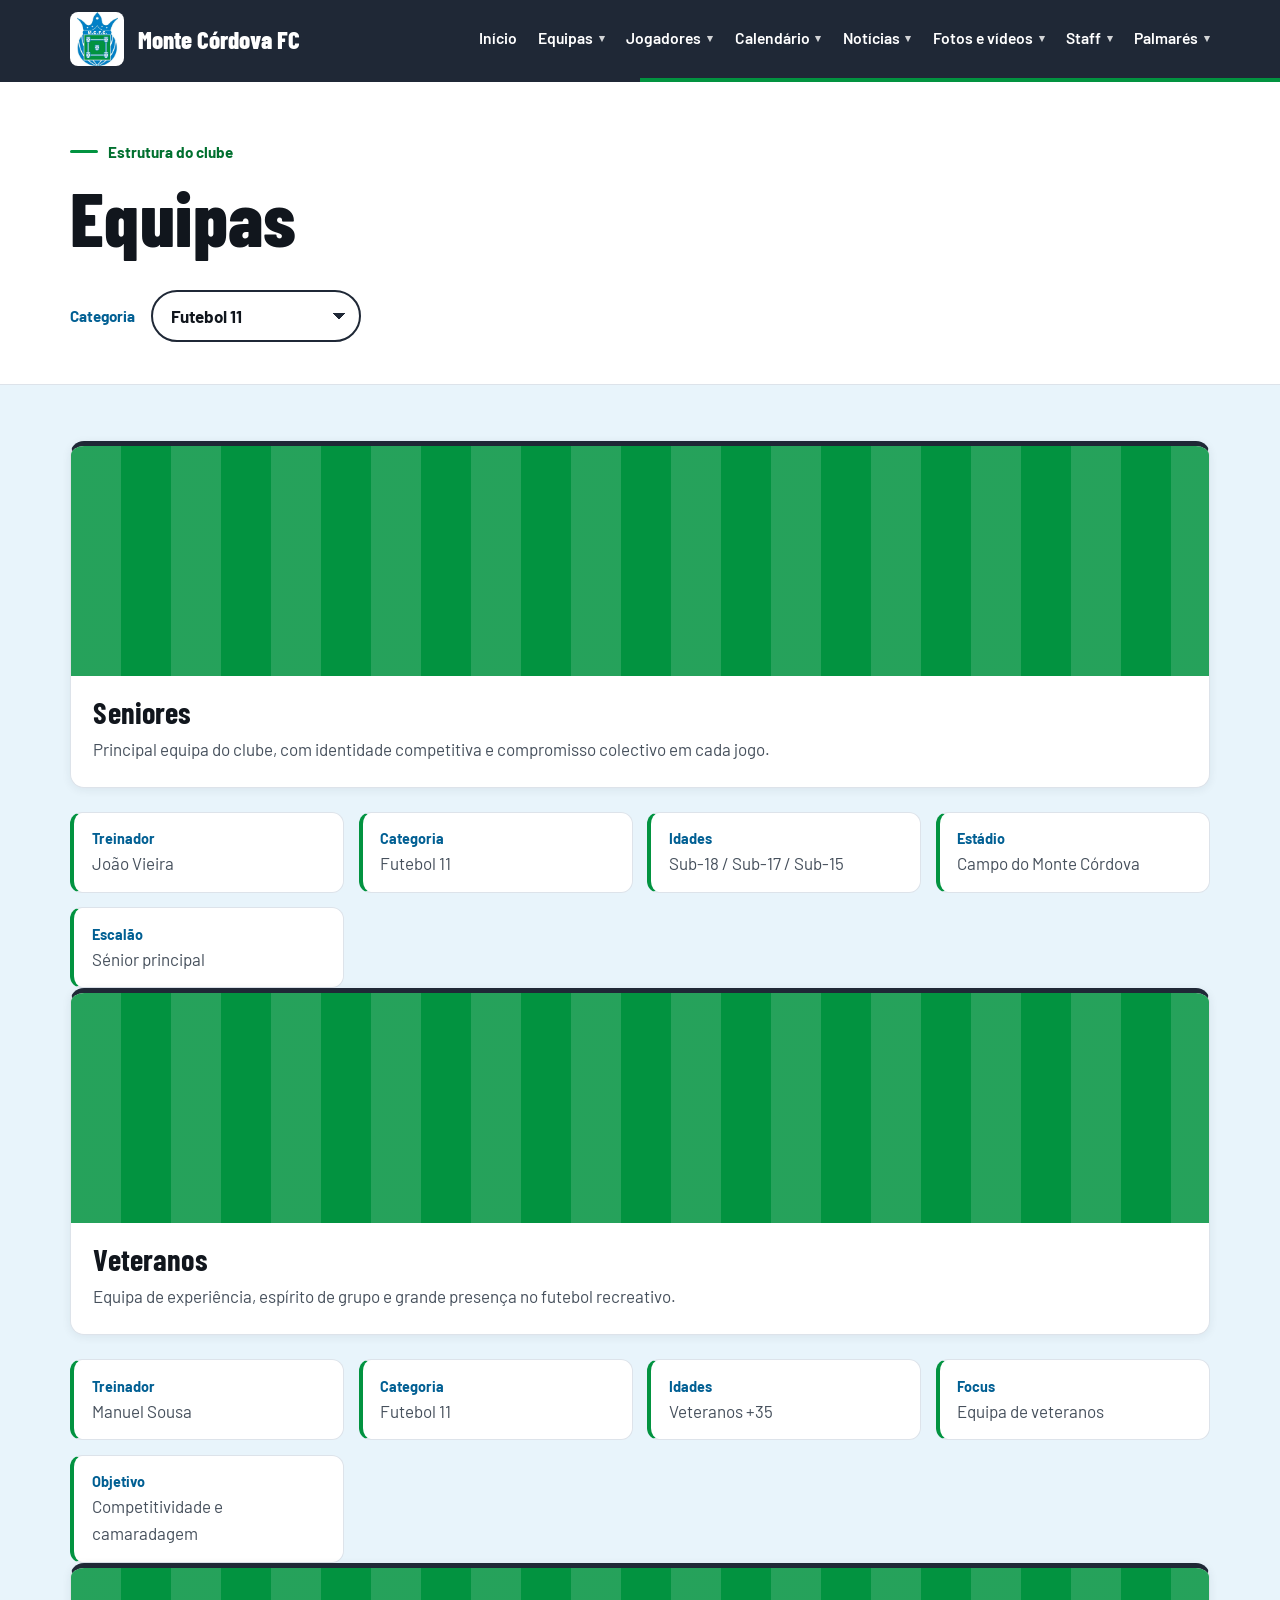
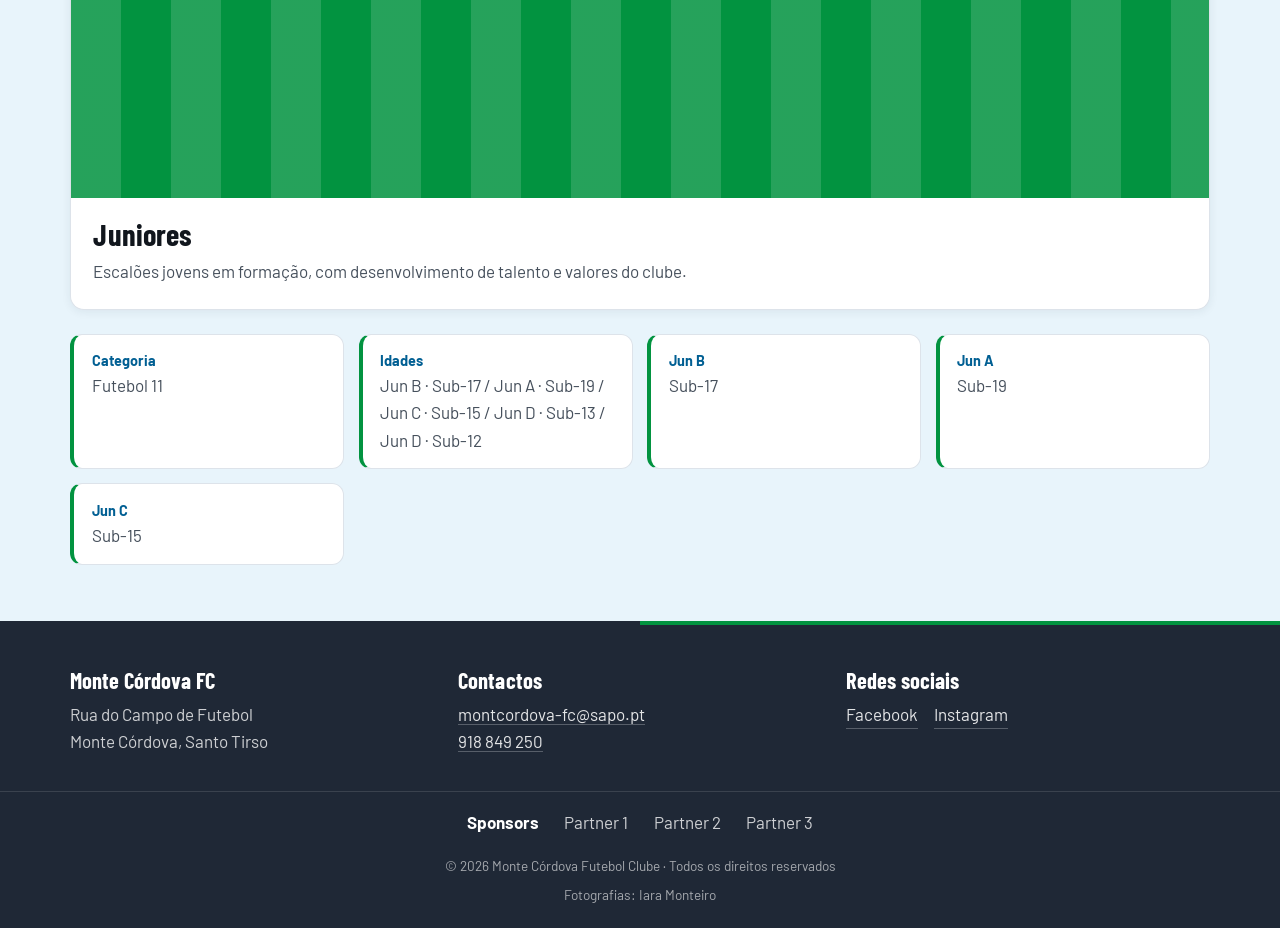
<file: equipas.html>
<!DOCTYPE html>
<html lang="pt">
<head>
  <meta charset="UTF-8">
  <meta name="viewport" content="width=device-width, initial-scale=1.0">
  <title>Equipas – Monte Córdova FC</title>
  <link rel="stylesheet" href="style.css">
</head>
<body>
  <header class="header">
    <div class="header__interieur conteneur">
      <a class="logo" href="index.html" aria-label="Página inicial do Monte Córdova FC">
        <span class="logo__ecusson" aria-hidden="true"></span>
        <span class="logo__text">Monte Córdova FC</span>
      </a>

      <button class="burger" aria-expanded="false" aria-controls="menu">Menu</button>

      <nav class="nav" id="menu" aria-label="Navegação principal">
        <a href="index.html">Início</a>
        <div class="nav__dropdown">
          <button class="nav__button" type="button">Equipas <span>▾</span></button>
          <div class="dropdown-menu">
            <div class="dropdown-group">
              <span class="dropdown-group__title">Futebol 11</span>
              <a href="#seniores">Seniores</a>
              <a href="#veteranos">Veteranos</a>
              <a href="#juniores">Jun A · S19</a>
              <a href="#juniores">Jun B · S17</a>
              <a href="#juniores">Jun C · S15</a>
              <a href="#juniores">Jun D · S13</a>
              <a href="#juniores">Jun E · S12</a>
            </div>
            <div class="dropdown-group">
              <span class="dropdown-group__title">Futebol 9</span>
              <a href="#futebol-9">Jun D · S13</a>
            </div>
            <div class="dropdown-group">
              <span class="dropdown-group__title">Futebol 7</span>
              <a href="#futebol-7">Jun D · S13</a>
              <a href="#futebol-7">Jun D · S12</a>
              <a href="#futebol-7">Jun E · S10</a>
              <a href="#futebol-7">Jun E · S11</a>
              <a href="#futebol-7">Jun F · S9</a>
            </div>
          </div>
        </div>
        <div class="nav__dropdown">
          <button class="nav__button" type="button">Jogadores <span>▾</span></button>
          <div class="dropdown-menu">
            <div class="dropdown-group">
              <span class="dropdown-group__title">Futebol 11</span>
              <a href="jogadores.html#futebol-11-seniores">Seniores</a>
              <a href="jogadores.html#futebol-11-veteranos">Veteranos</a>
              <a href="jogadores.html#futebol-11-jun-a-s19">Jun A · S19</a>
              <a href="jogadores.html#futebol-11-jun-b-s17">Jun B · S17</a>
              <a href="jogadores.html#futebol-11-jun-c-s15">Jun C · S15</a>
              <a href="jogadores.html#futebol-11-jun-d-s13">Jun D · S13</a>
              <a href="jogadores.html#futebol-11-jun-e-s12">Jun E · S12</a>
            </div>
            <div class="dropdown-group">
              <span class="dropdown-group__title">Futebol 9</span>
              <a href="jogadores.html#futebol-9-jun-d-s13">Jun D · S13</a>
            </div>
            <div class="dropdown-group">
              <span class="dropdown-group__title">Futebol 7</span>
              <a href="jogadores.html#futebol-7-jun-d-s13">Jun D · S13</a>
              <a href="jogadores.html#futebol-7-jun-d-s12">Jun D · S12</a>
              <a href="jogadores.html#futebol-7-jun-e-s10">Jun E · S10</a>
              <a href="jogadores.html#futebol-7-jun-e-s11">Jun E · S11</a>
              <a href="jogadores.html#futebol-7-jun-f-s9">Jun F · S9</a>
            </div>
          </div>
        </div>
        <div class="nav__dropdown">
          <button class="nav__button" type="button">Calendário <span>▾</span></button>
          <div class="dropdown-menu">
            <div class="dropdown-group">
              <span class="dropdown-group__title">Futebol 11</span>
              <a href="calendario.html#seniores">Seniores</a>
              <a href="calendario.html#veteranos">Veteranos</a>
              <a href="calendario.html#juniores">Jun A · S19</a>
              <a href="calendario.html#juniores">Jun B · S17</a>
              <a href="calendario.html#juniores">Jun C · S15</a>
              <a href="calendario.html#juniores">Jun D · S13</a>
              <a href="calendario.html#juniores">Jun E · S12</a>
            </div>
            <div class="dropdown-group">
              <span class="dropdown-group__title">Futebol 9</span>
              <a href="calendario.html#futebol-9">Jun D · S13</a>
            </div>
            <div class="dropdown-group">
              <span class="dropdown-group__title">Futebol 7</span>
              <a href="calendario.html#futebol-7">Jun D · S13</a>
              <a href="calendario.html#futebol-7">Jun D · S12</a>
              <a href="calendario.html#futebol-7">Jun E · S10</a>
              <a href="calendario.html#futebol-7">Jun E · S11</a>
              <a href="calendario.html#futebol-7">Jun F · S9</a>
            </div>
          </div>
        </div>
        <div class="nav__dropdown">
          <button class="nav__button" type="button">Notícias <span>▾</span></button>
          <div class="dropdown-menu">
            <div class="dropdown-group">
              <span class="dropdown-group__title">Futebol 11</span>
              <a href="noticias.html#futebol-11-seniores">Seniores</a>
              <a href="noticias.html#futebol-11-veteranos">Veteranos</a>
              <a href="noticias.html#futebol-11-jun-a-s19">Jun A · S19</a>
              <a href="noticias.html#futebol-11-jun-b-s17">Jun B · S17</a>
              <a href="noticias.html#futebol-11-jun-c-s15">Jun C · S15</a>
              <a href="noticias.html#futebol-11-jun-d-s13">Jun D · S13</a>
              <a href="noticias.html#futebol-11-jun-e-s12">Jun E · S12</a>
            </div>
            <div class="dropdown-group">
              <span class="dropdown-group__title">Futebol 9</span>
              <a href="noticias.html#futebol-9-jun-d-s13">Jun D · S13</a>
            </div>
            <div class="dropdown-group">
              <span class="dropdown-group__title">Futebol 7</span>
              <a href="noticias.html#futebol-7-jun-d-s13">Jun D · S13</a>
              <a href="noticias.html#futebol-7-jun-d-s12">Jun D · S12</a>
              <a href="noticias.html#futebol-7-jun-e-s10">Jun E · S10</a>
              <a href="noticias.html#futebol-7-jun-e-s11">Jun E · S11</a>
              <a href="noticias.html#futebol-7-jun-f-s9">Jun F · S9</a>
            </div>
          </div>
        </div>
        <div class="nav__dropdown">
          <button class="nav__button" type="button">Fotos e vídeos <span>▾</span></button>
          <div class="dropdown-menu">
            <div class="dropdown-group">
              <span class="dropdown-group__title">Futebol 11</span>
              <a href="media.html#futebol-11-seniores">Seniores</a>
              <a href="media.html#futebol-11-veteranos">Veteranos</a>
              <a href="media.html#futebol-11-jun-a-s19">Jun A · S19</a>
              <a href="media.html#futebol-11-jun-b-s17">Jun B · S17</a>
              <a href="media.html#futebol-11-jun-c-s15">Jun C · S15</a>
              <a href="media.html#futebol-11-jun-d-s13">Jun D · S13</a>
              <a href="media.html#futebol-11-jun-e-s12">Jun E · S12</a>
            </div>
            <div class="dropdown-group">
              <span class="dropdown-group__title">Futebol 9</span>
              <a href="media.html#futebol-9-jun-d-s13">Jun D · S13</a>
            </div>
            <div class="dropdown-group">
              <span class="dropdown-group__title">Futebol 7</span>
              <a href="media.html#futebol-7-jun-d-s13">Jun D · S13</a>
              <a href="media.html#futebol-7-jun-d-s12">Jun D · S12</a>
              <a href="media.html#futebol-7-jun-e-s10">Jun E · S10</a>
              <a href="media.html#futebol-7-jun-e-s11">Jun E · S11</a>
              <a href="media.html#futebol-7-jun-f-s9">Jun F · S9</a>
            </div>
          </div>
        </div>
        <div class="nav__dropdown">
          <button class="nav__button" type="button">Staff <span>▾</span></button>
          <div class="dropdown-menu">
            <div class="dropdown-group">
              <span class="dropdown-group__title">Futebol 11</span>
              <a href="staffs.html#seniores">Seniores</a>
              <a href="staffs.html#veteranos">Veteranos</a>
              <a href="staffs.html#juniores">Jun A · S19</a>
              <a href="staffs.html#juniores">Jun B · S17</a>
              <a href="staffs.html#juniores">Jun C · S15</a>
              <a href="staffs.html#juniores">Jun D · S13</a>
              <a href="staffs.html#juniores">Jun E · S12</a>
            </div>
            <div class="dropdown-group">
              <span class="dropdown-group__title">Futebol 9</span>
              <a href="staffs.html#futebol-9">Jun D · S13</a>
            </div>
            <div class="dropdown-group">
              <span class="dropdown-group__title">Futebol 7</span>
              <a href="staffs.html#futebol-7">Jun D · S13</a>
              <a href="staffs.html#futebol-7">Jun D · S12</a>
              <a href="staffs.html#futebol-7">Jun E · S10</a>
              <a href="staffs.html#futebol-7">Jun E · S11</a>
              <a href="staffs.html#futebol-7">Jun F · S9</a>
            </div>
          </div>
        </div>
        <div class="nav__dropdown">
          <button class="nav__button" type="button">Palmarés <span>▾</span></button>
          <div class="dropdown-menu">
            <div class="dropdown-group">
              <span class="dropdown-group__title">Futebol 11</span>
              <a href="index.html#palmares">Palmarés</a>
              <a href="index.html#seniores">Seniores</a>
              <a href="index.html#veteranos">Veteranos</a>
              <a href="index.html#juniores">Jun A · S19</a>
              <a href="index.html#juniores">Jun B · S17</a>
              <a href="index.html#juniores">Jun C · S15</a>
              <a href="index.html#juniores">Jun D · S13</a>
              <a href="index.html#juniores">Jun E · S12</a>
            </div>
            <div class="dropdown-group">
              <span class="dropdown-group__title">Futebol 9</span>
              <a href="index.html#futebol-9">Jun D · S13</a>
            </div>
            <div class="dropdown-group">
              <span class="dropdown-group__title">Futebol 7</span>
              <a href="index.html#futebol-7">Jun D · S13</a>
              <a href="index.html#futebol-7">Jun D · S12</a>
              <a href="index.html#futebol-7">Jun E · S10</a>
              <a href="index.html#futebol-7">Jun E · S11</a>
              <a href="index.html#futebol-7">Jun F · S9</a>
            </div>
          </div>
        </div>
      </nav>
    </div>
  </header>

  <main>
    <div class="conteneur page-header">
      <p class="eyebrow">Estrutura do clube</p>
      <h1>Equipas</h1>
      <div class="team-switcher">
        <label class="team-switcher__label" for="teamCategory">Categoria</label>
        <select id="teamCategory" class="team-switcher__select" aria-label="Escolher categoria">
          <option value="futebol-11" selected>Futebol 11</option>
          <option value="futebol-9">Futebol 9</option>
          <option value="futebol-7">Futebol 7</option>
        </select>
      </div>
    </div>

    <section class="section-box">
      <div class="conteneur team-panels">
        <div id="seniores" class="team-panel is-visible" data-category="futebol-11">
          <article class="team-card">
            <div class="team-card__img"></div>
            <div class="team-card__body">
              <h3>Seniores</h3>
              <p>Principal equipa do clube, com identidade competitiva e compromisso colectivo em cada jogo.</p>
            </div>
          </article>
          <ul class="team-list">
            <li><strong>Treinador</strong> João Vieira</li>
            <li><strong>Categoria</strong> Futebol 11</li>
            <li><strong>Idades</strong> Sub-18 / Sub-17 / Sub-15</li>
            <li><strong>Estádio</strong> Campo do Monte Córdova</li>
            <li><strong>Escalão</strong> Sénior principal</li>
          </ul>
        </div>

        <div id="veteranos" class="team-panel" data-category="futebol-11">
          <article class="team-card">
            <div class="team-card__img"></div>
            <div class="team-card__body">
              <h3>Veteranos</h3>
              <p>Equipa de experiência, espírito de grupo e grande presença no futebol recreativo.</p>
            </div>
          </article>
          <ul class="team-list">
            <li><strong>Treinador</strong> Manuel Sousa</li>
            <li><strong>Categoria</strong> Futebol 11</li>
            <li><strong>Idades</strong> Veteranos +35</li>
            <li><strong>Focus</strong> Equipa de veteranos</li>
            <li><strong>Objetivo</strong> Competitividade e camaradagem</li>
          </ul>
        </div>

        <div id="juniores" class="team-panel" data-category="futebol-11">
          <article class="team-card">
            <div class="team-card__img"></div>
            <div class="team-card__body">
              <h3>Juniores</h3>
              <p>Escalões jovens em formação, com desenvolvimento de talento e valores do clube.</p>
            </div>
          </article>
          <ul class="team-list">
            <li><strong>Categoria</strong> Futebol 11</li>
            <li><strong>Idades</strong> Jun B · Sub-17 / Jun A · Sub-19 / Jun C · Sub-15 / Jun D · Sub-13 / Jun D · Sub-12</li>
            <li><strong>Jun B</strong> Sub-17</li>
            <li><strong>Jun A</strong> Sub-19</li>
            <li><strong>Jun C</strong> Sub-15</li>
          </ul>
        </div>

        <div id="futebol-9" class="team-panel" data-category="futebol-9">
          <article class="team-card">
            <div class="team-card__img"></div>
            <div class="team-card__body">
              <h3>Futebol 9</h3>
              <p>Dinâmica intensa e muito ritmo, com equipas em desenvolvimento para modalidades 9x9.</p>
            </div>
          </article>
          <ul class="team-list">
            <li><strong>Categoria</strong> Futebol 9</li>
            <li><strong>Idades</strong> Jun D · Sub-13</li>
            <li><strong>Escalões</strong> Jun D · Sub-13</li>
            <li><strong>Estilo</strong> Ritmo e rapidez</li>
            <li><strong>Objectivo</strong> Desenvolvimento técnico</li>
          </ul>
        </div>

        <div id="futebol-7" class="team-panel" data-category="futebol-7">
          <article class="team-card">
            <div class="team-card__img"></div>
            <div class="team-card__body">
              <h3>Futebol 7</h3>
              <p>Equipa com rapidez de execução e muita intensidade nas transições ofensivas.</p>
            </div>
          </article>
          <ul class="team-list">
            <li><strong>Categoria</strong> Futebol 7</li>
            <li><strong>Idades</strong> Jun D · Sub-13 / Jun D · Sub-12 / Jun E · Sub-10 / Jun E · Sub-11 / Jun F · Sub-9</li>
            <li><strong>Escalões</strong> Jun D · Sub-13 / Jun D · Sub-12 / Jun E · Sub-10 / Jun E · Sub-11 / Jun F · Sub-9</li>
            <li><strong>Estilo</strong> Transições rápidas</li>
            <li><strong>Objectivo</strong> Criatividade e intensidade</li>
          </ul>
        </div>
      </div>
    </section>
  </main>

  <footer class="footer">
    <div class="conteneur footer__grid">
      <div>
        <h3>Monte Córdova FC</h3>
        <p>Rua do Campo de Futebol<br>Monte Córdova, Santo Tirso</p>
      </div>
      <div>
        <h3>Contactos</h3>
        <p><a href="mailto:montcordova-fc@sapo.pt">montcordova-fc@sapo.pt</a><br><a href="tel:+351918849250">918 849 250</a></p>
      </div>
      <div>
        <h3>Redes sociais</h3>
        <div class="socials">
          <a href="https://www.facebook.com/MonteCordovaFC/" target="_blank" rel="noopener noreferrer">Facebook</a>
          <a href="https://www.instagram.com/montecordovafutebolclube/" target="_blank" rel="noopener noreferrer">Instagram</a>
        </div>
      </div>
    </div>
    <div class="footer__sponsors" aria-label="Patrocínios">
      <strong>Sponsors</strong>
      <span>Partner 1</span>
      <span>Partner 2</span>
      <span>Partner 3</span>
    </div>
    <p class="footer__bas">© 2026 Monte Córdova Futebol Clube · Todos os direitos reservados</p>
    <p class="footer__credito">Fotografias: Iara Monteiro</p>
  </footer>

  <script>
    const teamCategory = document.getElementById('teamCategory');
    const panels = document.querySelectorAll('.team-panel');

    if (teamCategory) {
      const updatePanels = () => {
        const selected = teamCategory.value;
        panels.forEach((panel) => {
          const match = selected === 'futebol-11' ? panel.dataset.category === 'futebol-11' : panel.dataset.category === selected;
          panel.classList.toggle('is-visible', match);
        });
      };

      teamCategory.addEventListener('change', updatePanels);
      updatePanels();

      const applyHash = () => {
        const id = decodeURIComponent(window.location.hash.slice(1));
        const panel = id ? document.getElementById(id) : null;
        if (!panel || !panel.classList.contains('team-panel')) return;
        teamCategory.value = panel.dataset.category;
        updatePanels();
        panel.scrollIntoView();
      };

      window.addEventListener('hashchange', applyHash);
      document.querySelectorAll('.dropdown-menu a').forEach((link) => {
        link.addEventListener('click', () => setTimeout(applyHash, 0));
      });
      applyHash();
    }

    const burger = document.querySelector('.burger');
    const menu = document.getElementById('menu');
    const dropdowns = document.querySelectorAll('.nav__dropdown');

    if (burger && menu) {
      burger.addEventListener('click', () => {
        const aberto = menu.classList.toggle('ouvert');
        burger.setAttribute('aria-expanded', aberto);
      });
    }

    dropdowns.forEach((dropdown) => {
      const dropdownButton = dropdown.querySelector('.nav__button');

      if (!dropdownButton) return;

      dropdownButton.addEventListener('click', (event) => {
        event.preventDefault();
        event.stopPropagation();

        const shouldOpen = !dropdown.classList.contains('is-open');

        dropdowns.forEach((otherDropdown) => {
          if (otherDropdown !== dropdown) {
            otherDropdown.classList.remove('is-open');
            const otherButton = otherDropdown.querySelector('.nav__button');
            if (otherButton) {
              otherButton.setAttribute('aria-expanded', 'false');
            }
          }
        });

        dropdown.classList.toggle('is-open', shouldOpen);
        dropdownButton.setAttribute('aria-expanded', String(shouldOpen));
      });
    });

    document.addEventListener('click', (event) => {
      dropdowns.forEach((dropdown) => {
        const button = dropdown.querySelector('.nav__button');
        const clickedInsideDropdown = dropdown.contains(event.target);
        const clickedButton = button && (event.target === button || button.contains(event.target));

        if (!clickedInsideDropdown || clickedButton) {
          return;
        }

        dropdown.classList.remove('is-open');
        if (button) {
          button.setAttribute('aria-expanded', 'false');
        }
      });
    });
  </script>
</body>
</html>
</file>
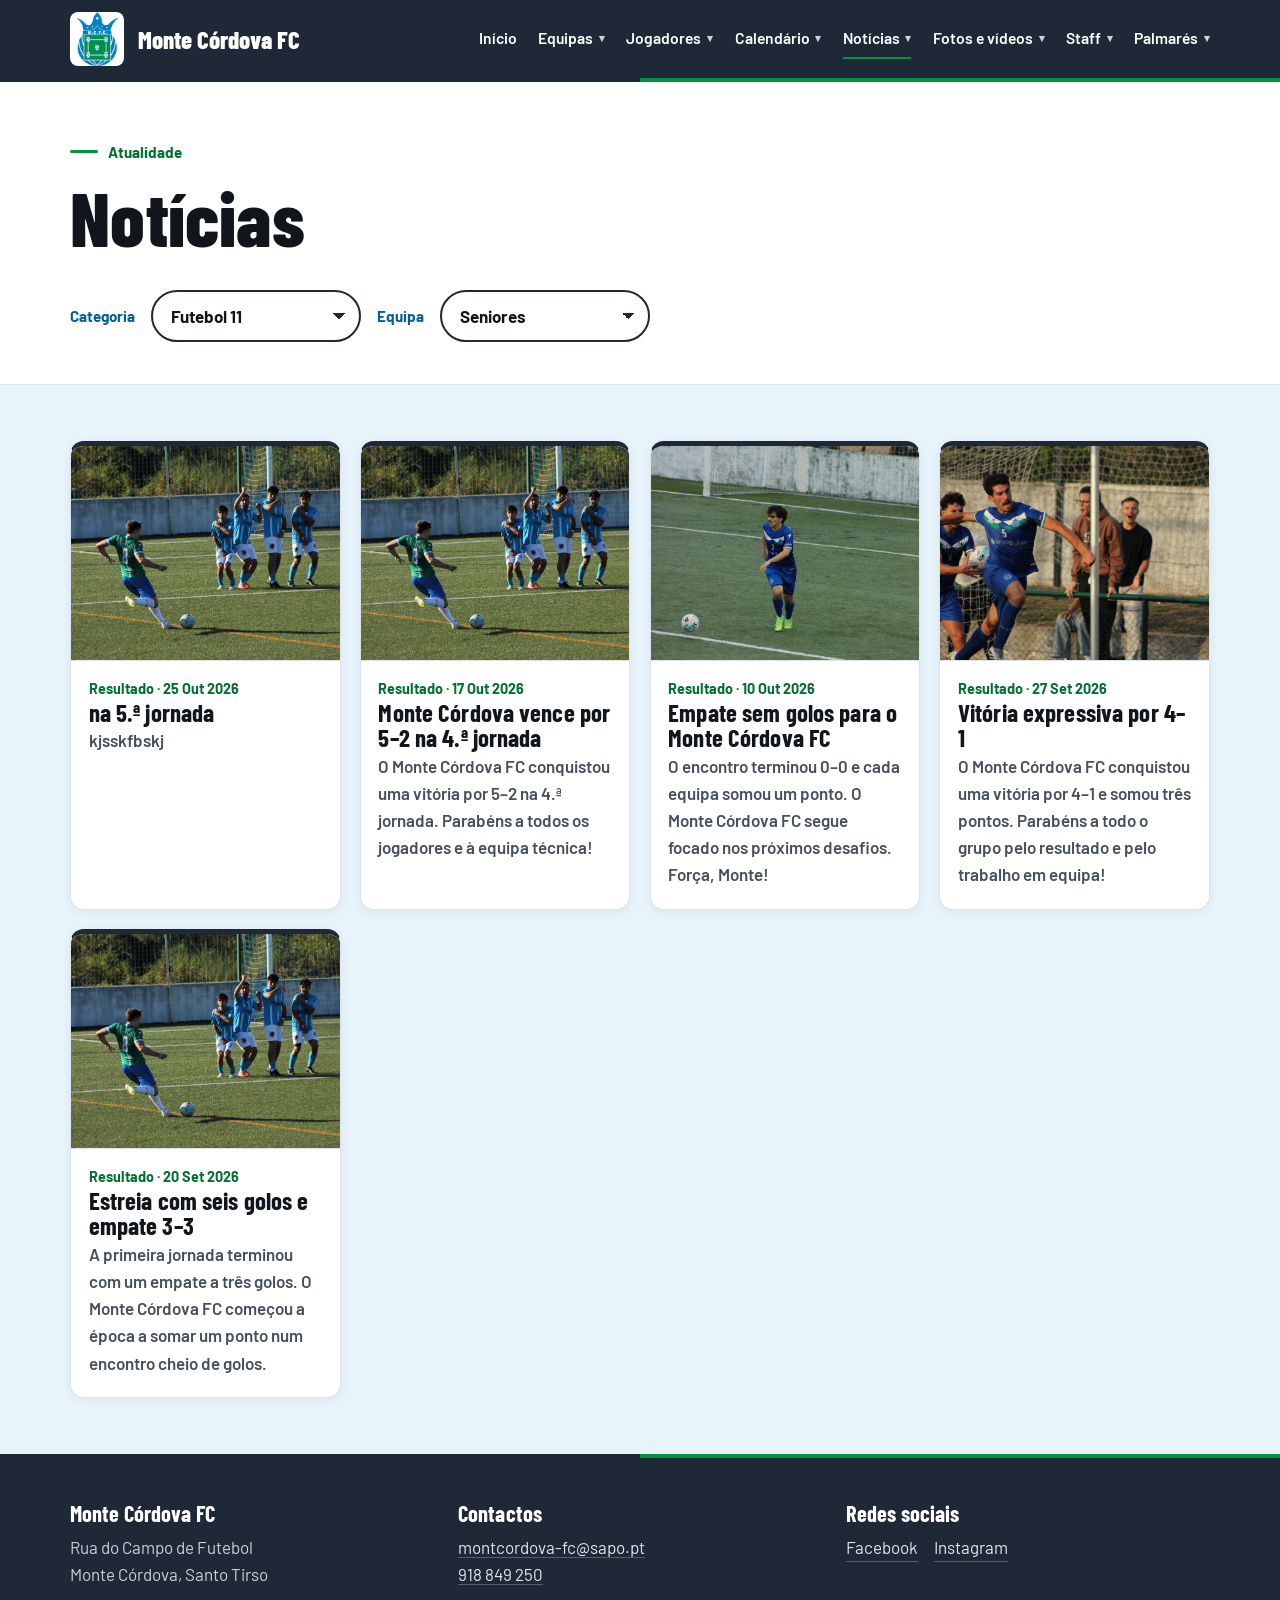
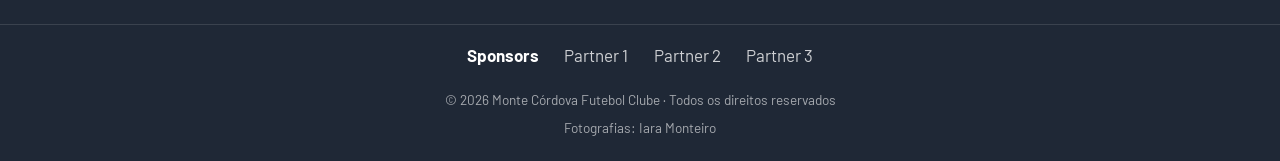
<file: noticias.html>
<!DOCTYPE html>
<html lang="pt">
<head>
  <meta charset="UTF-8">
  <meta name="viewport" content="width=device-width, initial-scale=1.0">
  <title>Notícias – Monte Córdova FC</title>
  <link rel="stylesheet" href="style.css">
</head>
<body>
  <header class="header">
    <div class="header__interieur conteneur">
      <a class="logo" href="index.html" aria-label="Página inicial do Monte Córdova FC">
        <span class="logo__ecusson" aria-hidden="true"></span>
        <span class="logo__text">Monte Córdova FC</span>
      </a>

      <button class="burger" aria-expanded="false" aria-controls="menu">Menu</button>

      <nav class="nav" id="menu" aria-label="Navegação principal">
        <a href="index.html">Início</a>
        <div class="nav__dropdown">
          <button class="nav__button" type="button">Equipas <span>▾</span></button>
          <div class="dropdown-menu">
            <div class="dropdown-group">
              <span class="dropdown-group__title">Futebol 11</span>
              <a href="equipas.html#seniores">Seniores</a>
              <a href="equipas.html#veteranos">Veteranos</a>
              <a href="equipas.html#juniores">Jun A · S19</a>
              <a href="equipas.html#juniores">Jun B · S17</a>
              <a href="equipas.html#juniores">Jun C · S15</a>
              <a href="equipas.html#juniores">Jun D · S13</a>
              <a href="equipas.html#juniores">Jun E · S12</a>
            </div>
            <div class="dropdown-group">
              <span class="dropdown-group__title">Futebol 9</span>
              <a href="equipas.html#futebol-9">Jun D · S13</a>
            </div>
            <div class="dropdown-group">
              <span class="dropdown-group__title">Futebol 7</span>
              <a href="equipas.html#futebol-7">Jun D · S13</a>
              <a href="equipas.html#futebol-7">Jun D · S12</a>
              <a href="equipas.html#futebol-7">Jun E · S10</a>
              <a href="equipas.html#futebol-7">Jun E · S11</a>
              <a href="equipas.html#futebol-7">Jun F · S9</a>
            </div>
          </div>
        </div>
        <div class="nav__dropdown">
          <button class="nav__button" type="button">Jogadores <span>▾</span></button>
          <div class="dropdown-menu">
            <div class="dropdown-group">
              <span class="dropdown-group__title">Futebol 11</span>
              <a href="jogadores.html#futebol-11-seniores">Seniores</a>
              <a href="jogadores.html#futebol-11-veteranos">Veteranos</a>
              <a href="jogadores.html#futebol-11-jun-a-s19">Jun A · S19</a>
              <a href="jogadores.html#futebol-11-jun-b-s17">Jun B · S17</a>
              <a href="jogadores.html#futebol-11-jun-c-s15">Jun C · S15</a>
              <a href="jogadores.html#futebol-11-jun-d-s13">Jun D · S13</a>
              <a href="jogadores.html#futebol-11-jun-e-s12">Jun E · S12</a>
            </div>
            <div class="dropdown-group">
              <span class="dropdown-group__title">Futebol 9</span>
              <a href="jogadores.html#futebol-9-jun-d-s13">Jun D · S13</a>
            </div>
            <div class="dropdown-group">
              <span class="dropdown-group__title">Futebol 7</span>
              <a href="jogadores.html#futebol-7-jun-d-s13">Jun D · S13</a>
              <a href="jogadores.html#futebol-7-jun-d-s12">Jun D · S12</a>
              <a href="jogadores.html#futebol-7-jun-e-s10">Jun E · S10</a>
              <a href="jogadores.html#futebol-7-jun-e-s11">Jun E · S11</a>
              <a href="jogadores.html#futebol-7-jun-f-s9">Jun F · S9</a>
            </div>
          </div>
        </div>
        <div class="nav__dropdown">
          <button class="nav__button" type="button">Calendário <span>▾</span></button>
          <div class="dropdown-menu">
            <div class="dropdown-group">
              <span class="dropdown-group__title">Futebol 11</span>
              <a href="calendario.html#seniores">Seniores</a>
              <a href="calendario.html#veteranos">Veteranos</a>
              <a href="calendario.html#juniores">Jun A · S19</a>
              <a href="calendario.html#juniores">Jun B · S17</a>
              <a href="calendario.html#juniores">Jun C · S15</a>
              <a href="calendario.html#juniores">Jun D · S13</a>
              <a href="calendario.html#juniores">Jun E · S12</a>
            </div>
            <div class="dropdown-group">
              <span class="dropdown-group__title">Futebol 9</span>
              <a href="calendario.html#futebol-9">Jun D · S13</a>
            </div>
            <div class="dropdown-group">
              <span class="dropdown-group__title">Futebol 7</span>
              <a href="calendario.html#futebol-7">Jun D · S13</a>
              <a href="calendario.html#futebol-7">Jun D · S12</a>
              <a href="calendario.html#futebol-7">Jun E · S10</a>
              <a href="calendario.html#futebol-7">Jun E · S11</a>
              <a href="calendario.html#futebol-7">Jun F · S9</a>
            </div>
          </div>
        </div>
        <div class="nav__dropdown">
          <button class="nav__button" type="button" aria-current="page">Notícias <span>▾</span></button>
          <div class="dropdown-menu">
            <div class="dropdown-group">
              <span class="dropdown-group__title">Futebol 11</span>
              <a href="noticias.html#futebol-11-seniores">Seniores</a>
              <a href="noticias.html#futebol-11-veteranos">Veteranos</a>
              <a href="noticias.html#futebol-11-jun-a-s19">Jun A · S19</a>
              <a href="noticias.html#futebol-11-jun-b-s17">Jun B · S17</a>
              <a href="noticias.html#futebol-11-jun-c-s15">Jun C · S15</a>
              <a href="noticias.html#futebol-11-jun-d-s13">Jun D · S13</a>
              <a href="noticias.html#futebol-11-jun-e-s12">Jun E · S12</a>
            </div>
            <div class="dropdown-group">
              <span class="dropdown-group__title">Futebol 9</span>
              <a href="noticias.html#futebol-9-jun-d-s13">Jun D · S13</a>
            </div>
            <div class="dropdown-group">
              <span class="dropdown-group__title">Futebol 7</span>
              <a href="noticias.html#futebol-7-jun-d-s13">Jun D · S13</a>
              <a href="noticias.html#futebol-7-jun-d-s12">Jun D · S12</a>
              <a href="noticias.html#futebol-7-jun-e-s10">Jun E · S10</a>
              <a href="noticias.html#futebol-7-jun-e-s11">Jun E · S11</a>
              <a href="noticias.html#futebol-7-jun-f-s9">Jun F · S9</a>
            </div>
          </div>
        </div>
        <div class="nav__dropdown">
          <button class="nav__button" type="button">Fotos e vídeos <span>▾</span></button>
          <div class="dropdown-menu">
            <div class="dropdown-group">
              <span class="dropdown-group__title">Futebol 11</span>
              <a href="media.html#futebol-11-seniores">Seniores</a>
              <a href="media.html#futebol-11-veteranos">Veteranos</a>
              <a href="media.html#futebol-11-jun-a-s19">Jun A · S19</a>
              <a href="media.html#futebol-11-jun-b-s17">Jun B · S17</a>
              <a href="media.html#futebol-11-jun-c-s15">Jun C · S15</a>
              <a href="media.html#futebol-11-jun-d-s13">Jun D · S13</a>
              <a href="media.html#futebol-11-jun-e-s12">Jun E · S12</a>
            </div>
            <div class="dropdown-group">
              <span class="dropdown-group__title">Futebol 9</span>
              <a href="media.html#futebol-9-jun-d-s13">Jun D · S13</a>
            </div>
            <div class="dropdown-group">
              <span class="dropdown-group__title">Futebol 7</span>
              <a href="media.html#futebol-7-jun-d-s13">Jun D · S13</a>
              <a href="media.html#futebol-7-jun-d-s12">Jun D · S12</a>
              <a href="media.html#futebol-7-jun-e-s10">Jun E · S10</a>
              <a href="media.html#futebol-7-jun-e-s11">Jun E · S11</a>
              <a href="media.html#futebol-7-jun-f-s9">Jun F · S9</a>
            </div>
          </div>
        </div>
        <div class="nav__dropdown">
          <button class="nav__button" type="button">Staff <span>▾</span></button>
          <div class="dropdown-menu">
            <div class="dropdown-group">
              <span class="dropdown-group__title">Futebol 11</span>
              <a href="staffs.html#seniores">Seniores</a>
              <a href="staffs.html#veteranos">Veteranos</a>
              <a href="staffs.html#juniores">Jun A · S19</a>
              <a href="staffs.html#juniores">Jun B · S17</a>
              <a href="staffs.html#juniores">Jun C · S15</a>
              <a href="staffs.html#juniores">Jun D · S13</a>
              <a href="staffs.html#juniores">Jun E · S12</a>
            </div>
            <div class="dropdown-group">
              <span class="dropdown-group__title">Futebol 9</span>
              <a href="staffs.html#futebol-9">Jun D · S13</a>
            </div>
            <div class="dropdown-group">
              <span class="dropdown-group__title">Futebol 7</span>
              <a href="staffs.html#futebol-7">Jun D · S13</a>
              <a href="staffs.html#futebol-7">Jun D · S12</a>
              <a href="staffs.html#futebol-7">Jun E · S10</a>
              <a href="staffs.html#futebol-7">Jun E · S11</a>
              <a href="staffs.html#futebol-7">Jun F · S9</a>
            </div>
          </div>
        </div>
        <div class="nav__dropdown">
          <button class="nav__button" type="button">Palmarés <span>▾</span></button>
          <div class="dropdown-menu">
            <div class="dropdown-group">
              <span class="dropdown-group__title">Futebol 11</span>
              <a href="index.html#palmares">Palmarés</a>
              <a href="index.html#seniores">Seniores</a>
              <a href="index.html#veteranos">Veteranos</a>
              <a href="index.html#juniores">Jun A · S19</a>
              <a href="index.html#juniores">Jun B · S17</a>
              <a href="index.html#juniores">Jun C · S15</a>
              <a href="index.html#juniores">Jun D · S13</a>
              <a href="index.html#juniores">Jun E · S12</a>
            </div>
            <div class="dropdown-group">
              <span class="dropdown-group__title">Futebol 9</span>
              <a href="index.html#futebol-9">Jun D · S13</a>
            </div>
            <div class="dropdown-group">
              <span class="dropdown-group__title">Futebol 7</span>
              <a href="index.html#futebol-7">Jun D · S13</a>
              <a href="index.html#futebol-7">Jun D · S12</a>
              <a href="index.html#futebol-7">Jun E · S10</a>
              <a href="index.html#futebol-7">Jun E · S11</a>
              <a href="index.html#futebol-7">Jun F · S9</a>
            </div>
          </div>
        </div>
      </nav>
    </div>
  </header>

  <main>
    <div class="conteneur page-header">
      <p class="eyebrow">Atualidade</p>
      <h1>Notícias</h1>
      <div class="team-switcher">
        <label class="team-switcher__label" for="newsCategory">Categoria</label>
        <select id="newsCategory" class="team-switcher__select" aria-label="Escolher categoria">
          <option value="futebol-11" selected>Futebol 11</option>
          <option value="futebol-9">Futebol 9</option>
          <option value="futebol-7">Futebol 7</option>
        </select>
        <label class="team-switcher__label" for="newsTeam">Equipa</label>
        <select id="newsTeam" class="team-switcher__select" aria-label="Escolher equipa"></select>
      </div>
    </div>

    <section class="section-box">
      <div class="conteneur">
        <div class="players-grid" id="newsResults"></div>
        <p class="empty-state" id="newsEmpty" hidden>Ainda não há notícias para esta equipa.</p>
        <p class="empty-state" id="newsEmpty" hidden>Ainda não há notícias para esta equipa.</p>
      </div>
    </section>
  </main>

  <footer class="footer">
    <div class="conteneur footer__grid">
      <div>
        <h3>Monte Córdova FC</h3>
        <p>Rua do Campo de Futebol<br>Monte Córdova, Santo Tirso</p>
      </div>
      <div>
        <h3>Contactos</h3>
        <p><a href="mailto:montcordova-fc@sapo.pt">montcordova-fc@sapo.pt</a><br><a href="tel:+351918849250">918 849 250</a></p>
      </div>
      <div>
        <h3>Redes sociais</h3>
        <div class="socials">
          <a href="https://www.facebook.com/MonteCordovaFC/" target="_blank" rel="noopener noreferrer">Facebook</a>
          <a href="https://www.instagram.com/montecordovafutebolclube/" target="_blank" rel="noopener noreferrer">Instagram</a>
        </div>
      </div>
    </div>
    <div class="footer__sponsors" aria-label="Patrocínios">
      <strong>Sponsors</strong>
      <span>Partner 1</span>
      <span>Partner 2</span>
      <span>Partner 3</span>
    </div>
    <p class="footer__bas">© 2026 Monte Córdova Futebol Clube · Todos os direitos reservados</p>
    <p class="footer__credito">Fotografias: Iara Monteiro</p>
  </footer>

  <script src="match-data.js"></script>
  <script src="equipas-data.js"></script>
  <script>
    const newsResults = document.getElementById('newsResults');
    const monthNames = ['Jan', 'Fev', 'Mar', 'Abr', 'Mai', 'Jun', 'Jul', 'Ago', 'Set', 'Out', 'Nov', 'Dez'];

    function formatResultDate(dateISO) {
      const [year, month, day] = dateISO.split('-').map(Number);
      return `${String(day).padStart(2, '0')} ${monthNames[month - 1]} ${year}`;
    }

    const newsEmpty = document.getElementById('newsEmpty');
    const newsCategory = document.getElementById('newsCategory');
    const newsTeam = document.getElementById('newsTeam');

    function renderNews(teamKey) {
      const today = new Date();
      const list = window.MONTE_CORDOVA_DATA.results
        .filter((result) => result.team === teamKey)
        .filter((result) => {
          const [year, month, day] = result.dateISO.split('-').map(Number);
          return new Date(year, month - 1, day) <= today;
        })
        .sort((first, second) => second.dateISO.localeCompare(first.dateISO));

      newsEmpty.hidden = list.length > 0;
      newsResults.innerHTML = list.map((result) => `
        <article class="player-card">
          ${result.image ? `<div class="player-card__portrait" style="background-image: url('${result.image}'); background-size: cover; background-position: center;"></div>` : ''}
          <div class="player-card__body">
            <div class="player-card__meta">Resultado · ${formatResultDate(result.dateISO)}</div>
            <h3>${result.title || `${result.home} ${result.score} ${result.away}`}</h3>
            <p>${result.summary || ''}</p>
          </div>
        </article>
      `).join('');
    }

    window.MC_setupTeamPicker(newsCategory, newsTeam, renderNews);

    const burger = document.querySelector('.burger');
    const menu = document.getElementById('menu');
    const dropdowns = document.querySelectorAll('.nav__dropdown');

    if (burger && menu) {
      burger.addEventListener('click', () => {
        const aberto = menu.classList.toggle('ouvert');
        burger.setAttribute('aria-expanded', aberto);
      });
    }

    dropdowns.forEach((dropdown) => {
      const dropdownButton = dropdown.querySelector('.nav__button');

      if (!dropdownButton) return;

      dropdownButton.addEventListener('click', (event) => {
        event.preventDefault();
        event.stopPropagation();

        const shouldOpen = !dropdown.classList.contains('is-open');

        dropdowns.forEach((otherDropdown) => {
          if (otherDropdown !== dropdown) {
            otherDropdown.classList.remove('is-open');
            const otherButton = otherDropdown.querySelector('.nav__button');
            if (otherButton) {
              otherButton.setAttribute('aria-expanded', 'false');
            }
          }
        });

        dropdown.classList.toggle('is-open', shouldOpen);
        dropdownButton.setAttribute('aria-expanded', String(shouldOpen));
      });
    });

    document.addEventListener('click', (event) => {
      dropdowns.forEach((dropdown) => {
        const button = dropdown.querySelector('.nav__button');
        const clickedInsideDropdown = dropdown.contains(event.target);
        const clickedButton = button && (event.target === button || button.contains(event.target));

        if (!clickedInsideDropdown || clickedButton) {
          return;
        }

        dropdown.classList.remove('is-open');
        if (button) {
          button.setAttribute('aria-expanded', 'false');
        }
      });
    });
  </script>
</body>
</html>
</file>
<file: style.css>
/* =========================================================
   Monte Córdova FC — feuille de style
   Couleurs du club : bleu #0282C7 · vert #029340 · bleu marine #1F2836 (posts Instagram) · blanc
   Motif : la ligne bleu | vert (comme un maillot coupé en deux)
   ========================================================= */

@import url('https://fonts.googleapis.com/css2?family=Barlow:wght@400;500;600;700&family=Barlow+Condensed:wght@600;700;800&display=swap');

:root {
  /* couleurs du club */
  --blue: #1F2836;           /* bleu du club */
  --green: #029340;
  --black: #1F2836;          /* bleu marine des posts Instagram (header, footer, blocs sombres) */
  --white: #ffffff;

  /* nuances dérivées (même teinte, plus claires / plus foncées) */
  --blue-dark: #015f93;      /* texte bleu sur fond clair */
  --blue-soft: #e8f4fb;      /* fond de section */
  --blue-line: #c7e2f2;
  --green-dark: #01702f;     /* texte vert sur fond clair */
  --green-soft: #e3f3e9;

  --ink: #11161d;
  --ink-soft: #46505c;
  --muted: #6b7682;
  --line: #dde3ea;
  --bg: #f6fafc;

  --font-title: "Barlow Condensed", "Arial Narrow", "Helvetica Neue", Arial, sans-serif;
  --font-body: "Barlow", "Segoe UI", Arial, sans-serif;

  --radius: 14px;
  --shadow-sm: 0 2px 10px rgba(31, 40, 54, 0.07);
  --shadow: 0 12px 30px rgba(1, 95, 147, 0.14);

  /* la signature du site : moitié bleue, moitié verte */
  --split: linear-gradient(90deg, var(--blue) 50%, var(--green) 50%);
}

/* ---------- Base ---------- */
* { box-sizing: border-box; margin: 0; padding: 0; }

html { scroll-behavior: smooth; scroll-padding-top: 96px; }

body {
  font-family: var(--font-body);
  font-size: 1.0625rem;
  background: var(--bg);
  color: var(--ink);
  line-height: 1.6;
  -webkit-font-smoothing: antialiased;
}

a { color: inherit; text-decoration: none; }
img { max-width: 100%; display: block; }
button, input, select { font: inherit; }
ul { list-style: none; }

:focus-visible { outline: 3px solid var(--green); outline-offset: 3px; }

.conteneur { max-width: 1180px; margin: 0 auto; padding: 0 1.25rem; }

h1, h2, h3 {
  font-family: var(--font-title);
  font-weight: 800;
  line-height: 1.02;
  letter-spacing: 0.005em;
  color: var(--ink);
}

h1 { font-size: clamp(2.8rem, 6.5vw, 4.8rem); margin-bottom: 1rem; }
h2 { font-size: clamp(2rem, 3.6vw, 2.8rem); }
h3 { font-size: 1.5rem; font-weight: 700; }

.eyebrow {
  display: inline-flex;
  align-items: center;
  gap: 0.6rem;
  font-size: 0.95rem;
  font-weight: 700;
  color: var(--green-dark);
  margin-bottom: 0.8rem;
}

.eyebrow::before {
  content: "";
  width: 28px;
  height: 3px;
  border-radius: 2px;
  background: var(--green);
}

/* ---------- Header ---------- */
.header {
  position: sticky;
  top: 0;
  z-index: 50;
  background: var(--black);
  color: var(--white);
}

.header::after {
  content: "";
  display: block;
  height: 4px;
  background: var(--split);
}

.header__interieur {
  display: flex;
  align-items: center;
  justify-content: space-between;
  gap: 1.5rem;
  min-height: 78px;
}

.logo {
  display: flex;
  align-items: center;
  gap: 0.85rem;
  color: var(--white);
  flex-shrink: 0;
}

.logo__ecusson {
  width: 54px;
  height: 54px;
  border-radius: 8px;
  background: #ffffff url('images/logo__ecusson.webp') center / contain no-repeat;
}

.logo__text {
  font-family: var(--font-title);
  font-size: 1.55rem;
  font-weight: 800;
  line-height: 1;
}

.nav {
  display: flex;
  align-items: center;
  gap: 1.35rem;
  position: relative;
}

.nav > a,
.nav__button {
  background: transparent;
  border: none;
  color: var(--white);
  font-size: 0.98rem;
  font-weight: 600;
  cursor: pointer;
  padding: 0.4rem 0;
  border-bottom: 2px solid transparent;
  transition: border-color 0.2s ease, color 0.2s ease;
}

.nav > a:hover,
.nav__button:hover,
.nav__dropdown.is-open .nav__button,
.nav a[aria-current="page"] {
  border-bottom-color: var(--green);
}

.nav__dropdown { position: relative; }

.nav__button {
  display: inline-flex;
  align-items: center;
  gap: 0.35rem;
}

.nav__button span { font-size: 0.7rem; opacity: 0.8; }

.dropdown-menu {
  position: absolute;
  top: calc(100% + 1rem);
  left: 0;
  min-width: 210px;
  max-height: min(70vh, 34rem);
  display: none;
  flex-direction: column;
  gap: 0.35rem;
  padding: 0.7rem;
  background: var(--white);
  border: 1px solid var(--line);
  border-top: 4px solid var(--blue);
  border-radius: 12px;
  box-shadow: 0 18px 40px rgba(11, 13, 15, 0.25);
  overflow-y: auto;
  overscroll-behavior: contain;
  scrollbar-width: thin;
}

/* les deux derniers menus s'ouvrent vers la gauche pour ne pas sortir de l'écran */
.nav__dropdown:nth-last-child(-n+2) .dropdown-menu { left: auto; right: 0; }

.nav__dropdown.is-open .dropdown-menu { display: flex; }

.dropdown-group { display: flex; flex-direction: column; gap: 0.1rem; }

.dropdown-group + .dropdown-group {
  margin-top: 0.3rem;
  padding-top: 0.5rem;
  border-top: 1px solid var(--line);
}

.dropdown-group__title {
  padding: 0.2rem 0.7rem;
  font-size: 0.85rem;
  font-weight: 700;
  color: var(--blue-dark);
}

.dropdown-menu a {
  padding: 0.42rem 0.7rem;
  border-radius: 8px;
  font-size: 0.95rem;
  color: var(--ink-soft);
  transition: background 0.15s ease, color 0.15s ease;
}

.dropdown-menu a:hover,
.dropdown-menu a:focus-visible {
  background: var(--green-soft);
  color: var(--green-dark);
}

.burger {
  display: none;
  background: transparent;
  border: 1px solid rgba(255, 255, 255, 0.5);
  border-radius: 10px;
  color: var(--white);
  padding: 0.5rem 0.9rem;
  font-weight: 600;
  cursor: pointer;
}

/* ---------- Boutons ---------- */
.bouton {
  display: inline-flex;
  align-items: center;
  justify-content: center;
  min-height: 50px;
  padding: 0.75rem 1.7rem;
  border-radius: 999px;
  border: 2px solid transparent;
  font-weight: 700;
  transition: transform 0.15s ease, background 0.2s ease, color 0.2s ease, border-color 0.2s ease;
}

.bouton:hover { transform: translateY(-2px); }

.bouton--plein { background: var(--green); color: var(--white); }
.bouton--plein:hover { background: var(--green-dark); }

.bouton--vide { border-color: var(--white); color: var(--white); }
.bouton--vide:hover { background: var(--white); color: var(--blue-dark); }

/* ---------- Hero (accueil) : pelouse rayée ---------- */
.hero {
  position: relative;
  background:
    repeating-linear-gradient(90deg, rgba(255, 255, 255, 0.07) 0 90px, rgba(255, 255, 255, 0) 90px 180px),
    var(--blue);
  color: var(--white);
}

.hero::after {
  content: "";
  position: absolute;
  inset: auto 0 0 0;
  height: 6px;
  background: var(--green);
}

.hero__layout {
  display: grid;
  align-items: center;
  min-height: 460px;
  padding-top: 4rem;
  padding-bottom: 4rem;
}

.hero__content { max-width: 780px; }

.hero h1 { color: var(--white); font-size: clamp(3rem, 8vw, 5.6rem); }

.hero .eyebrow { color: var(--white); }
.hero .eyebrow::before { background: var(--white); }

.hero__lead {
  font-size: 1.2rem;
  color: rgba(255, 255, 255, 0.94);
  max-width: 54ch;
  margin-bottom: 2rem;
}

.hero__boutons { display: flex; flex-wrap: wrap; gap: 0.8rem; }

.hero__media { display: none; }

/* ---------- En-tête de page ---------- */
main > .page-header {
  max-width: none;
  margin: 0;
  padding: 3.2rem max(1.25rem, calc((100% - 1180px) / 2 + 1.25rem)) 2.6rem;
  background: var(--white);
  border-bottom: 1px solid var(--line);
}

.players-hero { background: var(--white); border-bottom: 1px solid var(--line); }
.players-hero .page-header { padding-top: 3.2rem; padding-bottom: 2.6rem; }

/* ---------- Sections ---------- */
.section-box { padding: 3.5rem 0; background: var(--blue-soft); }
.section-box:nth-of-type(even) { background: var(--white); }
.section-box--history { background: var(--white); }

.section-heading {
  position: relative;
  display: flex;
  align-items: flex-end;
  justify-content: space-between;
  gap: 1rem;
  margin-bottom: 1.6rem;
  padding-bottom: 0.8rem;
  border-bottom: 2px solid var(--line);
}

.section-heading::after {
  content: "";
  position: absolute;
  left: 0;
  bottom: -2px;
  width: 84px;
  height: 4px;
  background: var(--split);
}

.section-heading a {
  font-weight: 700;
  color: var(--blue-dark);
  white-space: nowrap;
}

.section-heading a:hover { color: var(--green-dark); }

.section-heading > span { color: var(--muted); font-weight: 600; white-space: nowrap; }

.roster-heading {
  margin-bottom: 1.6rem;
  padding-left: 1rem;
  border-left: 6px solid var(--green);
}

.note { margin-top: 1.4rem; color: var(--muted); font-size: 0.95rem; }

/* ---------- Prochain match (accueil) : tableau d'affichage ---------- */
.match-card {
  background: var(--black);
  color: var(--white);
  border-radius: 20px;
  padding: 1.8rem;
  box-shadow: var(--shadow);
  border-bottom: 6px solid var(--green);
}

.match-card--highlight { max-width: 920px; margin: 0 auto; }

.match-card__head {
  display: flex;
  align-items: center;
  justify-content: space-between;
  gap: 1rem;
  margin-bottom: 1.4rem;
  font-weight: 700;
  color: rgba(255, 255, 255, 0.8);
}

.tag {
  background: var(--green);
  color: var(--white);
  padding: 0.3rem 0.9rem;
  border-radius: 999px;
  font-size: 0.9rem;
  font-weight: 700;
}

.match-card__teams {
  display: grid;
  grid-template-columns: 1fr auto 1fr;
  align-items: center;
  gap: 1rem;
}

.team-box {
  display: flex;
  align-items: center;
  justify-content: space-between;
  gap: 1rem;
  background: rgba(255, 255, 255, 0.08);
  border: 1px solid rgba(255, 255, 255, 0.14);
  border-radius: 14px;
  padding: 1rem 1.2rem;
}

.team-box--away { justify-content: flex-start; }

.team-box__name {
  font-family: var(--font-title);
  font-size: 1.5rem;
  font-weight: 700;
  line-height: 1.1;
}

.team-box__badge {
  display: inline-grid;
  place-items: center;
  flex-shrink: 0;
  width: 50px;
  height: 50px;
  border-radius: 50%;
  background: var(--blue);
  color: var(--white);
  font-family: var(--font-title);
  font-size: 1.2rem;
  font-weight: 800;
}

.match-card__versus {
  font-family: var(--font-title);
  font-size: 1.4rem;
  font-weight: 800;
  color: var(--green);
}

.match-card__local {
  margin-top: 1.2rem;
  text-align: center;
  font-weight: 600;
  color: rgba(255, 255, 255, 0.8);
}

/* ---------- Résultats ---------- */
.results-list,
.fixture-list,
.calendar-grid { display: grid; gap: 0.8rem; }

.results-list li,
.fixture-item {
  display: grid;
  align-items: center;
  gap: 1rem;
  background: var(--white);
  border: 1px solid var(--line);
  border-left: 5px solid var(--blue);
  border-radius: 12px;
  padding: 0.95rem 1.15rem;
  box-shadow: var(--shadow-sm);
}

.results-list li { grid-template-columns: 90px 1fr 38px; }
.fixture-item { grid-template-columns: 90px 1fr 100px; border-left-color: var(--green); }

.results-list .date,
.fixture-item__date,
.fixture-item__time { color: var(--muted); font-weight: 700; }

.fixture-item__time { text-align: right; }

.results-list .versus,
.fixture-item__match { font-weight: 600; }

.results-list .score {
  display: inline-block;
  margin: 0 0.4rem;
  padding: 0.05rem 0.7rem;
  border-radius: 999px;
  background: var(--black);
  color: var(--white);
  font-family: var(--font-title);
  font-size: 1.25rem;
  font-weight: 800;
  letter-spacing: 0.04em;
}

.result {
  display: inline-grid;
  place-items: center;
  width: 34px;
  height: 34px;
  border-radius: 50%;
  background: var(--blue-soft);
  color: var(--blue-dark);
  font-weight: 800;
}

.result--win { background: var(--green); color: var(--white); }

/* ---------- Palmarés ---------- */
.palmares-grid {
  display: grid;
  grid-template-columns: repeat(auto-fit, minmax(210px, 1fr));
  gap: 1.2rem;
}

.palmares-card {
  background: var(--white);
  border: 1px solid var(--line);
  border-top: 5px solid var(--green);
  border-radius: var(--radius);
  padding: 1.5rem 1.4rem;
  box-shadow: var(--shadow-sm);
}

.palmares-card__number {
  display: block;
  font-family: var(--font-title);
  font-size: 2.6rem;
  font-weight: 800;
  line-height: 1;
  color: var(--blue);
  margin-bottom: 0.6rem;
}

.palmares-card h3 { margin-bottom: 0.4rem; }
.palmares-card p { color: var(--ink-soft); }

/* ---------- Histoire ---------- */
.history-grid { display: grid; grid-template-columns: 1fr; gap: 2rem; }
.history-grid__text { max-width: 70ch; }
.history-grid__text h2 { margin-bottom: 1.2rem; }
.history-grid__text p + p { margin-top: 1rem; }
.history-grid__text p { color: var(--ink-soft); }
.history-grid__image { display: none; }

/* ---------- Sélecteurs (catégorie / équipe) ---------- */
.team-switcher {
  display: inline-flex;
  flex-wrap: wrap;
  align-items: center;
  gap: 0.6rem 1rem;
  margin-top: 1.2rem;
}

.team-switcher__label { font-size: 0.95rem; font-weight: 700; color: var(--blue-dark); }

.team-switcher__select {
  min-width: 210px;
  border: 2px solid var(--blue);
  background-color: var(--white);
  color: var(--ink);
  padding: 0.65rem 2.6rem 0.65rem 1.1rem;
  border-radius: 999px;
  font-weight: 700;
  appearance: none;
  background-image:
    linear-gradient(45deg, transparent 50%, var(--blue) 50%),
    linear-gradient(135deg, var(--blue) 50%, transparent 50%);
  background-position: calc(100% - 20px) 50%, calc(100% - 14px) 50%;
  background-size: 6px 6px, 6px 6px;
  background-repeat: no-repeat;
  cursor: pointer;
  transition: border-color 0.2s ease;
}

.team-switcher__select:hover,
.team-switcher__select:focus-visible { border-color: var(--green); }

/* ---------- Équipes ---------- */
.team-panels { margin-top: 0; }

.team-panel { display: none; gap: 1.5rem; }
.team-panel.is-visible { display: grid; }

.team-card {
  background: var(--white);
  border: 1px solid var(--line);
  border-top: 5px solid var(--blue);
  border-radius: var(--radius);
  overflow: hidden;
  box-shadow: var(--shadow-sm);
}

.team-card__img {
  height: 230px;
  background:
    repeating-linear-gradient(90deg, rgba(255, 255, 255, 0.14) 0 50px, rgba(255, 255, 255, 0) 50px 100px),
    var(--green);
}

.team-card__body { padding: 1.3rem 1.4rem 1.5rem; }
.team-card__body h3 { margin-bottom: 0.5rem; font-size: 1.9rem; }
.team-card__body p { color: var(--ink-soft); }

.team-list {
  display: grid;
  grid-template-columns: repeat(auto-fit, minmax(220px, 1fr));
  gap: 0.9rem;
}

.team-list li {
  background: var(--white);
  border: 1px solid var(--line);
  border-left: 4px solid var(--green);
  border-radius: 12px;
  padding: 0.9rem 1.1rem;
  color: var(--ink-soft);
}

.team-list strong {
  display: block;
  font-size: 0.9rem;
  color: var(--blue-dark);
}

/* ---------- Calendrier ---------- */
.calendar-grid { grid-template-columns: repeat(auto-fill, minmax(320px, 1fr)); gap: 1rem; }

.calendar-item {
  background: var(--white);
  border: 1px solid var(--line);
  border-left: 5px solid var(--green);
  border-radius: var(--radius);
  padding: 1.1rem 1.25rem;
  box-shadow: var(--shadow-sm);
  transition: transform 0.18s ease, box-shadow 0.18s ease;
}

.calendar-item:hover { transform: translateY(-3px); box-shadow: var(--shadow); }

.calendar-item__meta {
  display: flex;
  justify-content: space-between;
  gap: 0.8rem;
  font-size: 0.9rem;
  font-weight: 700;
  color: var(--blue-dark);
}

.calendar-item__match {
  display: flex;
  align-items: center;
  justify-content: space-between;
  gap: 0.75rem;
  margin: 0.7rem 0;
  font-family: var(--font-title);
  font-size: 1.45rem;
  font-weight: 700;
  line-height: 1.1;
}

.calendar-item__match strong { font-weight: 700; }

.calendar-item__versus { color: var(--green); font-size: 1rem; font-weight: 800; }

.calendar-item__info {
  display: flex;
  justify-content: space-between;
  gap: 0.8rem;
  padding-top: 0.6rem;
  border-top: 1px solid var(--line);
  font-size: 0.95rem;
  color: var(--muted);
  font-weight: 600;
}

/* ---------- Joueurs et staff ---------- */
.players-grid {
  display: grid;
  grid-template-columns: repeat(auto-fill, minmax(min(100%, 245px), 1fr));
  gap: 1.2rem;
}

.player-card {
  background: var(--white);
  color: var(--ink);
  border: 1px solid var(--line);
  border-top: 5px solid var(--blue);
  border-radius: var(--radius);
  overflow: hidden;
  box-shadow: var(--shadow-sm);
  transition: transform 0.18s ease, box-shadow 0.18s ease;
}

.player-card:hover { transform: translateY(-4px); box-shadow: var(--shadow); }

.player-card__portrait {
  height: 215px;
  background: linear-gradient(160deg, var(--blue-soft), var(--white));
  border-bottom: 1px solid var(--line);
}

.player-card__photo {
  width: 100%;
  height: 100%;
  object-fit: cover;
  object-position: center 25%;
}

.player-card__body { padding: 1rem 1.1rem 1.25rem; }

.player-card__body h3 { font-size: 1.55rem; margin-bottom: 0.15rem; }

.player-card__body p { color: var(--ink-soft); font-weight: 600; }

.player-card__meta { font-size: 0.9rem; font-weight: 700; color: var(--green-dark); }

.player-card__details {
  display: grid;
  grid-template-columns: repeat(2, minmax(0, 1fr));
  gap: 0.6rem 0.9rem;
  margin-top: 0.9rem;
}

.player-card__details div {
  min-width: 0;
  border-top: 2px solid var(--green-soft);
  padding-top: 0.4rem;
}

.player-card__details dt { font-size: 0.8rem; font-weight: 700; color: var(--green-dark); }
.player-card__details dd { min-height: 1.5rem; font-weight: 600; }

/* ---------- Fotos e vídeos ---------- */
.media-filter { display: flex; flex-wrap: wrap; gap: 0.7rem; margin-bottom: 1.8rem; }

.media-filter__button {
  border: 2px solid var(--blue);
  background: var(--white);
  color: var(--blue-dark);
  padding: 0.55rem 1.2rem;
  border-radius: 999px;
  font-weight: 700;
  cursor: pointer;
  transition: background 0.2s ease, color 0.2s ease, border-color 0.2s ease;
}

.media-filter__button:hover { border-color: var(--green); color: var(--green-dark); }

.media-filter__button.is-active {
  background: var(--green);
  border-color: var(--green);
  color: var(--white);
}

.media-match { margin-bottom: 3rem; }
.media-match.is-hidden,
.media-card.is-hidden { display: none; }

.media-gallery {
  display: grid;
  grid-template-columns: repeat(3, minmax(0, 1fr));
  gap: 1.1rem;
}

.media-card {
  position: relative;
  min-height: 290px;
  border-radius: var(--radius);
  overflow: hidden;
  background: var(--black);
  box-shadow: var(--shadow-sm);
}

.media-card__image {
  position: absolute;
  inset: 0;
  width: 100%;
  height: 100%;
  object-fit: cover;
  transition: transform 0.4s ease;
}

.media-card:hover .media-card__image { transform: scale(1.04); }

.media-card__overlay {
  position: absolute;
  inset: auto 0 0 0;
  padding: 2.5rem 1.1rem 1rem;
  background: linear-gradient(180deg, rgba(0, 0, 0, 0), rgba(0, 0, 0, 0.82));
  color: var(--white);
}

.media-card__overlay h3 { color: var(--white); font-size: 1.25rem; }

.media-card__type {
  display: inline-block;
  margin-bottom: 0.4rem;
  padding: 0.15rem 0.7rem;
  border-radius: 999px;
  background: var(--green);
  font-size: 0.8rem;
  font-weight: 700;
}

/* ---------- Pied de page ---------- */
.footer {
  position: relative;
  background: var(--black);
  color: rgba(255, 255, 255, 0.78);
  padding: 3rem 0 1.4rem;
}

.footer::before {
  content: "";
  position: absolute;
  inset: 0 0 auto 0;
  height: 4px;
  background: var(--split);
}

.footer__grid {
  display: grid;
  grid-template-columns: repeat(auto-fit, minmax(230px, 1fr));
  gap: 1.5rem;
}

.footer h3 { color: var(--white); margin-bottom: 0.6rem; font-size: 1.4rem; }

.footer a { color: rgba(255, 255, 255, 0.88); border-bottom: 1px solid rgba(255, 255, 255, 0.25); }
.footer a:hover { color: #ffffff; border-bottom-color: var(--green); }

.socials { display: flex; flex-wrap: wrap; gap: 1rem; }

.footer__sponsors {
  margin-top: 2.2rem;
  padding-top: 1.1rem;
  border-top: 1px solid rgba(255, 255, 255, 0.12);
  display: flex;
  align-items: center;
  justify-content: center;
  flex-wrap: wrap;
  gap: 0.8rem 1.6rem;
}

.footer__sponsors strong { color: var(--white); font-weight: 700; }

.footer__bas {
  margin-top: 1.2rem;
  text-align: center;
  font-size: 0.85rem;
  color: rgba(255, 255, 255, 0.6);
}

.footer__credito {
  margin-top: 0.4rem;
  text-align: center;
  font-size: 0.85rem;
  color: rgba(255, 255, 255, 0.6);
}

/* ---------- Responsive ---------- */
@media (max-width: 1080px) {
  .burger { display: block; }

  .nav {
    display: none;
    position: absolute;
    left: 0;
    right: 0;
    top: 100%;
    flex-direction: column;
    align-items: stretch;
    gap: 0.3rem;
    max-height: calc(100vh - 90px);
    overflow-y: auto;
    background: var(--black);
    padding: 0.8rem 1.25rem 1.2rem;
    border-bottom: 4px solid var(--green);
  }

  .nav.ouvert { display: flex; }

  .nav > a,
  .nav__button {
    width: 100%;
    justify-content: space-between;
    text-align: left;
    padding: 0.7rem 0;
    border-bottom: 1px solid rgba(255, 255, 255, 0.12);
  }

  .nav__dropdown { width: 100%; }

  .dropdown-menu,
  .nav__dropdown:nth-last-child(-n+2) .dropdown-menu {
    position: static;
    left: auto;
    right: auto;
    margin: 0.4rem 0 0.6rem;
    max-height: none;
    box-shadow: none;
    border-radius: 10px;
  }
}

@media (max-width: 800px) {
  .media-gallery { grid-template-columns: repeat(2, minmax(0, 1fr)); }
}

@media (max-width: 640px) {
  body { font-size: 1rem; }

  .match-card__teams { grid-template-columns: 1fr; text-align: center; }
  .match-card__versus { text-align: center; }
  .team-box,
  .team-box--away { justify-content: center; }

  .results-list li,
  .fixture-item { grid-template-columns: 1fr; gap: 0.3rem; }

  .fixture-item__time { text-align: left; }
  .results-list .result { justify-self: start; }

  .calendar-grid { grid-template-columns: 1fr; }
  .media-gallery { grid-template-columns: 1fr; }
  .logo__text { font-size: 1.3rem; }
  .hero__layout { min-height: 380px; }
}

@media (prefers-reduced-motion: reduce) {
  * { transition: none !important; scroll-behavior: auto !important; }
}

/* ---------- Messages « rien à afficher » ---------- */
.empty-state {
  padding: 1.6rem 1.4rem;
  background: var(--white);
  border: 1px dashed var(--blue-line);
  border-radius: var(--radius);
  color: var(--muted);
  font-weight: 600;
  text-align: center;
}

.empty-state[hidden],
.section-box[hidden] { display: none; }

.nav__button[aria-current="page"] { border-bottom-color: var(--green); }
</file>
